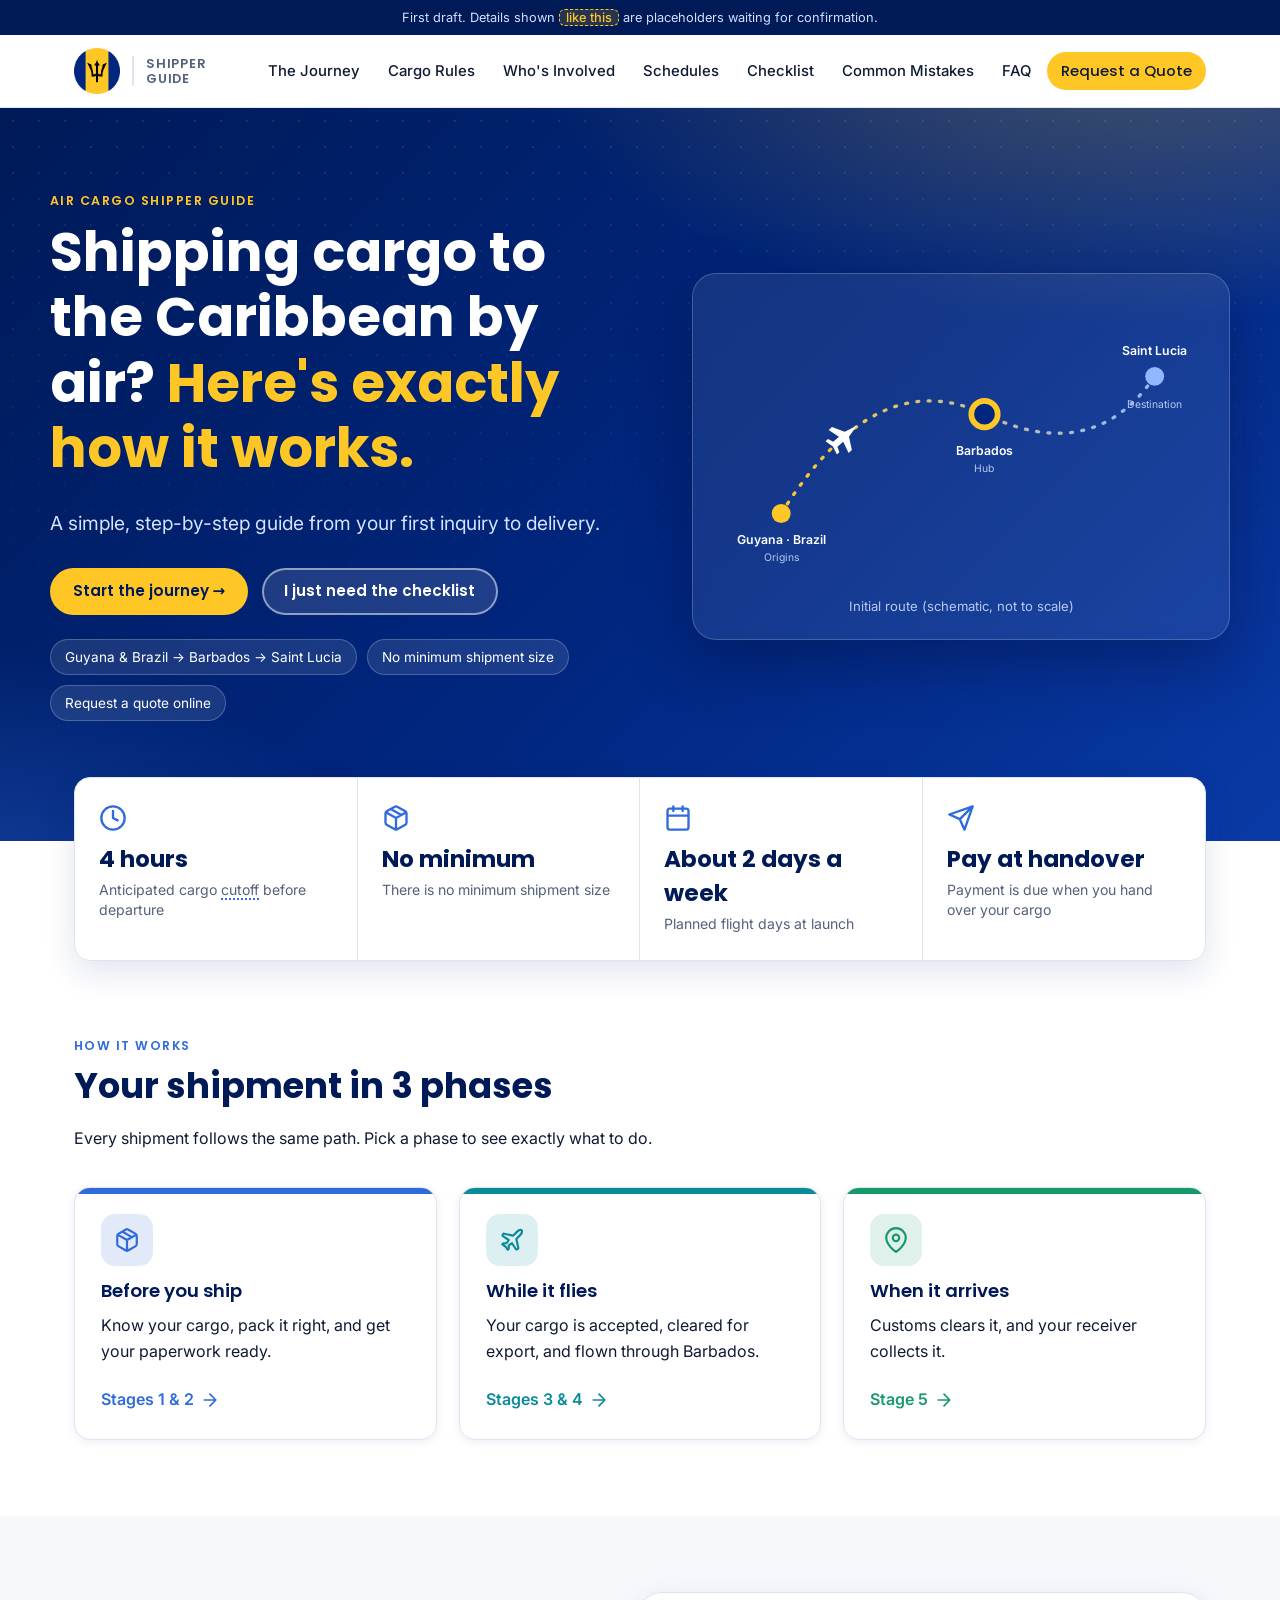
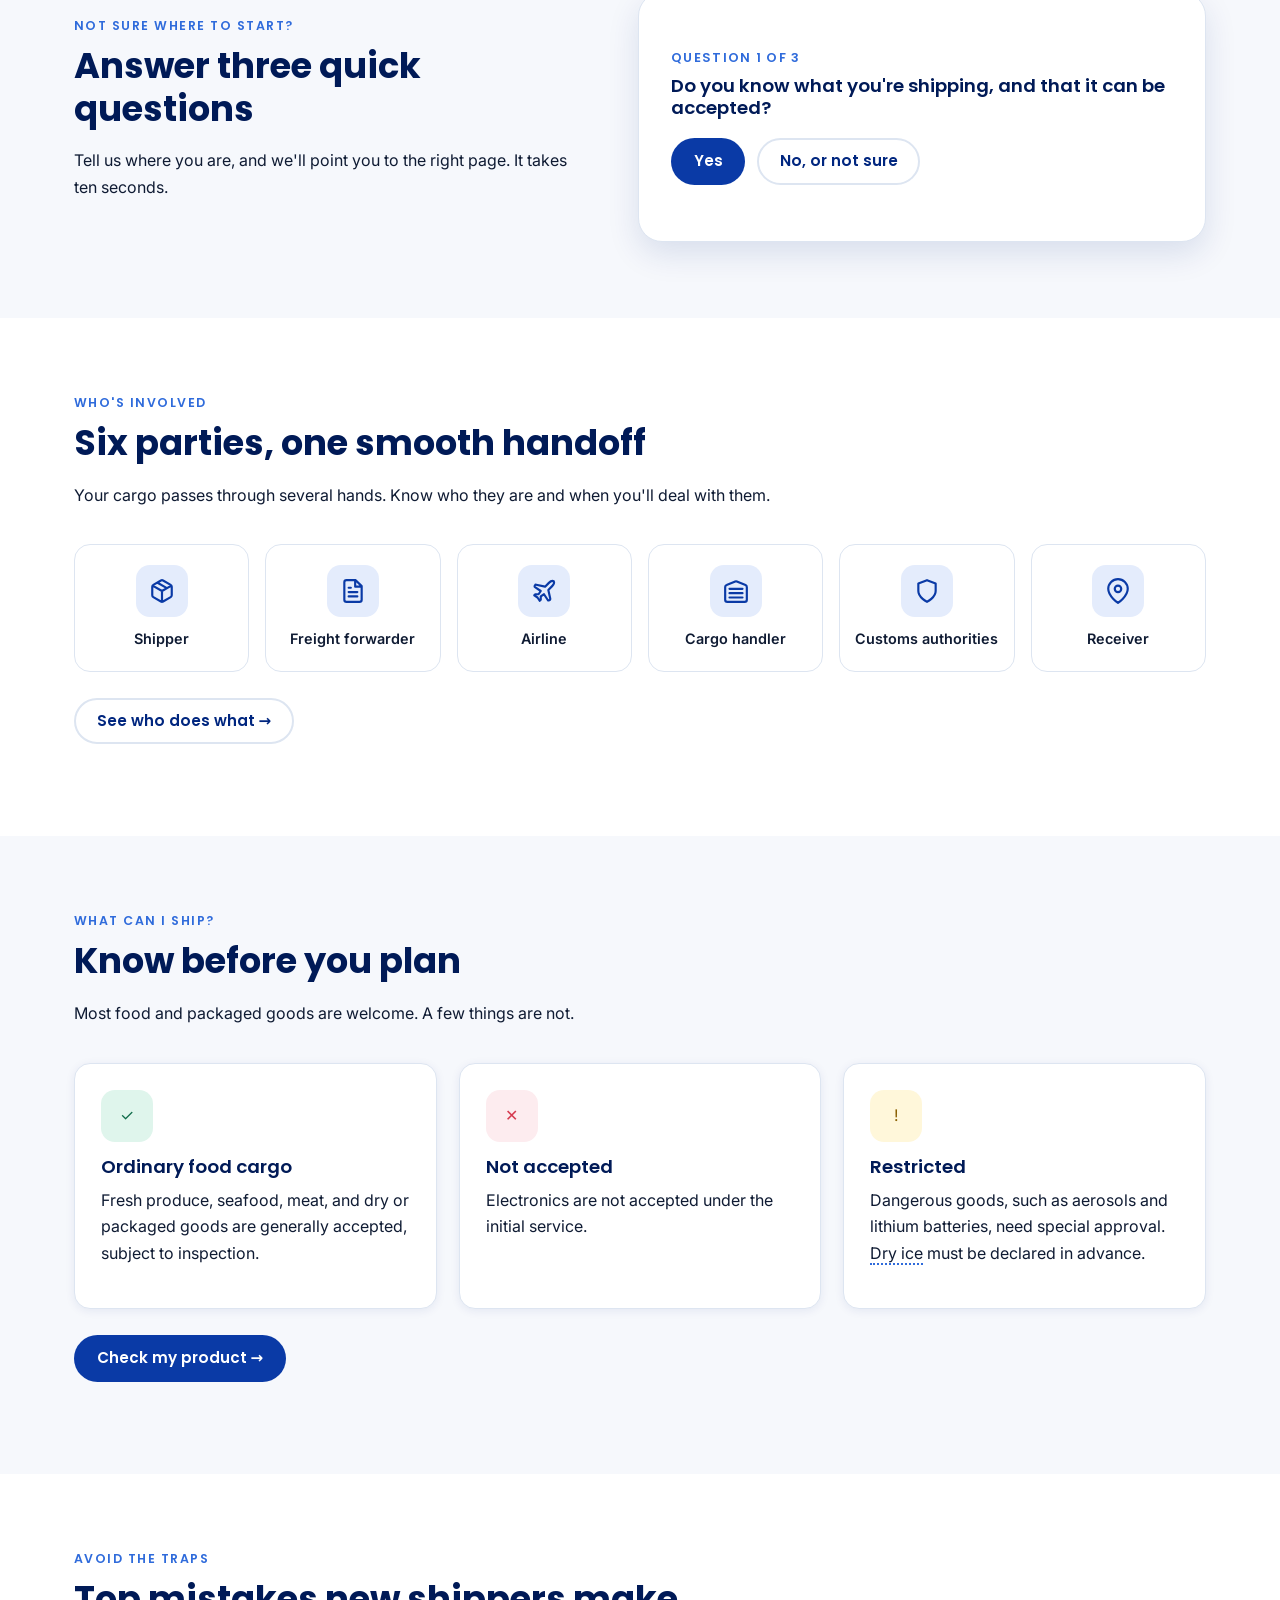
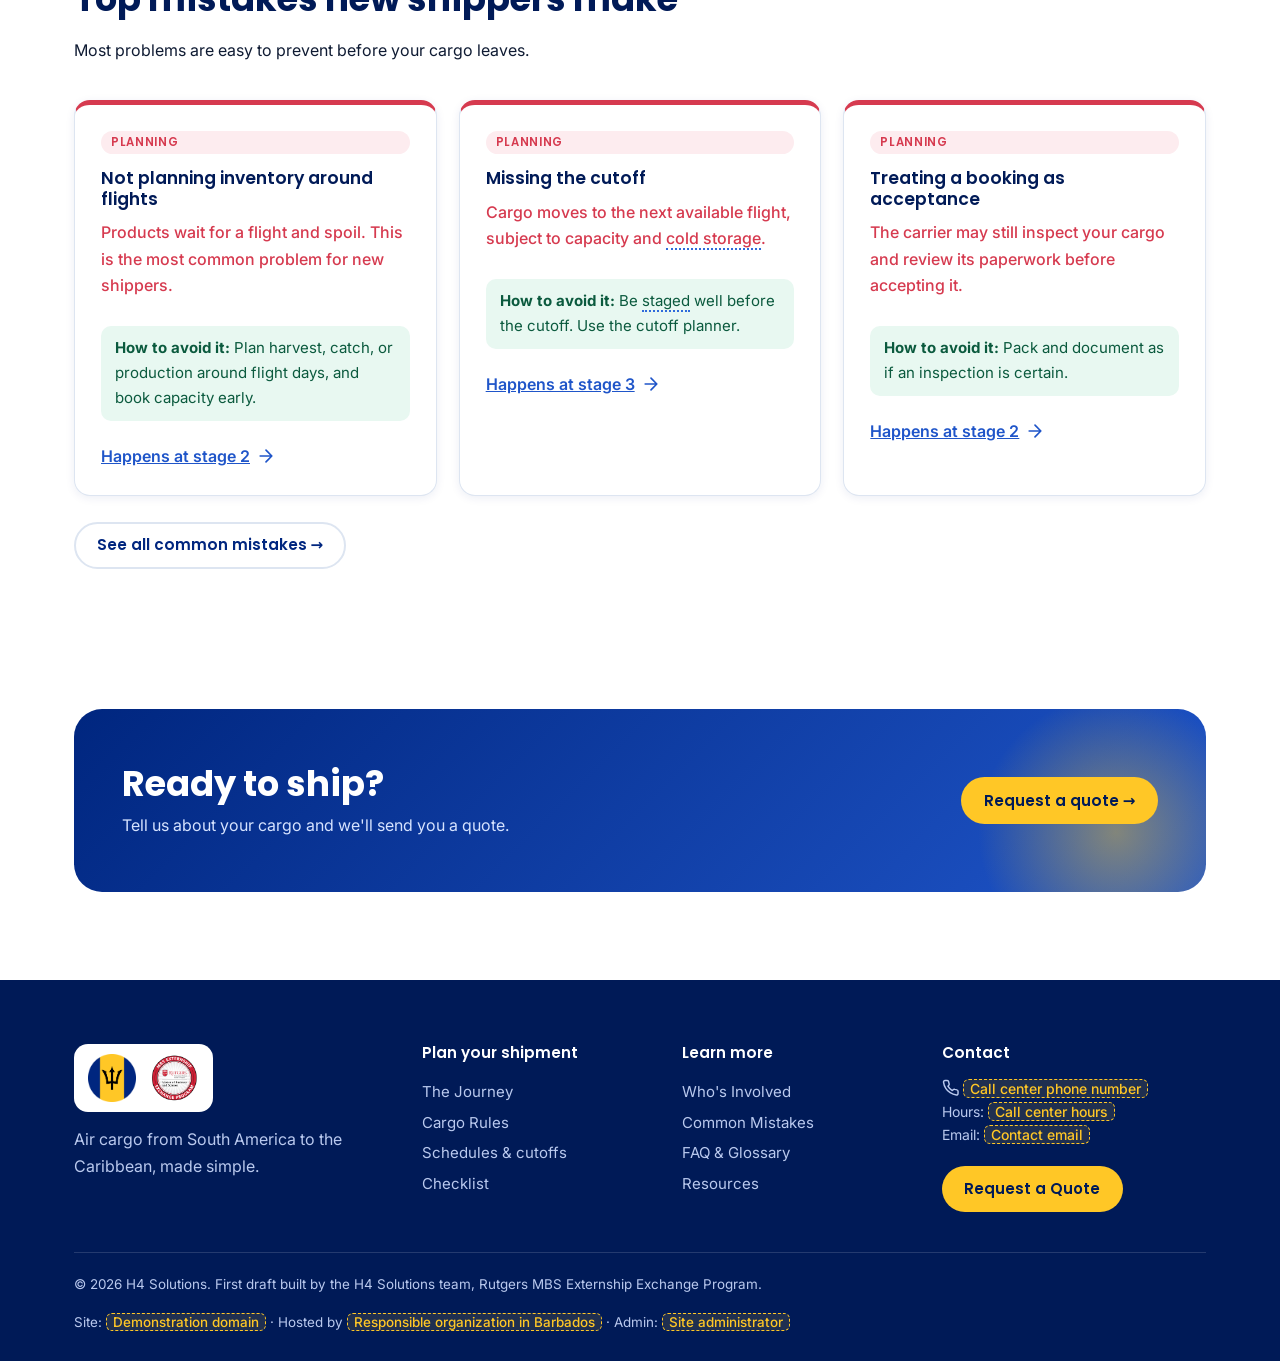
<file: index.html>
<!DOCTYPE html>
<html lang="en">
<head>
  <meta charset="utf-8">
  <meta name="viewport" content="width=device-width, initial-scale=1">
  <title>Air cargo to the Caribbean, made simple | H4 Solutions Shipper Guide</title>
  <meta name="description" content="A step-by-step guide to shipping cargo by air from South America through Barbados to the Caribbean.">
  <link rel="icon" href="assets/favicon.svg" type="image/svg+xml">
  <link rel="preconnect" href="https://fonts.googleapis.com">
  <link rel="preconnect" href="https://fonts.gstatic.com" crossorigin>
  <link href="https://fonts.googleapis.com/css2?family=Inter:wght@400;500;600&family=Poppins:wght@500;600;700&display=swap" rel="stylesheet">
  <link rel="stylesheet" href="css/styles.css">
</head>
<body data-page="home">
  <a href="#main" class="no-print" style="position:absolute;left:-9999px" onfocus="this.style.left='8px'">Skip to content</a>
  <div id="site-header"></div>
  <main id="main">

    <section class="hero">
      <div class="wrap hero-grid">
        <div>
          <span class="eyebrow" style="color:var(--gold)">Air cargo shipper guide</span>
          <h1>Shipping cargo to the Caribbean by air? <em>Here's exactly how it works.</em></h1>
          <p class="lead">A simple, step-by-step guide from your first inquiry to delivery.</p>
          <div class="hero-actions">
            <a class="btn btn-gold" href="journey.html">Start the journey &rarr;</a>
            <a class="btn btn-light" href="checklist.html">I just need the checklist</a>
          </div>
          <ul class="hero-tags">
            <li>Guyana &amp; Brazil &rarr; Barbados &rarr; Saint Lucia</li>
            <li>No minimum shipment size</li>
            <li>Request a quote online</li>
          </ul>
        </div>
        <figure class="hero-card" style="margin:0">
          <div data-route></div>
          <figcaption>Initial route (schematic, not to scale)</figcaption>
        </figure>
      </div>
    </section>

    <div class="wrap"><div class="facts" id="home-facts"></div></div>

    <section class="section">
      <div class="wrap">
        <div class="section-head"><span class="eyebrow">How it works</span><h2>Your shipment in 3 phases</h2><p>Every shipment follows the same path. Pick a phase to see exactly what to do.</p></div>
        <div class="grid g3" id="home-phases"></div>
      </div>
    </section>

    <section class="section alt">
      <div class="wrap split">
        <div class="reveal">
          <span class="eyebrow">Not sure where to start?</span>
          <h2>Answer three quick questions</h2>
          <p>Tell us where you are, and we'll point you to the right page. It takes ten seconds.</p>
        </div>
        <div class="helper reveal" id="helper" aria-live="polite"></div>
      </div>
    </section>

    <section class="section">
      <div class="wrap">
        <div class="section-head"><span class="eyebrow">Who's involved</span><h2>Six parties, one smooth handoff</h2><p>Your cargo passes through several hands. Know who they are and when you'll deal with them.</p></div>
        <div class="who-strip" id="home-who"></div>
        <p style="margin-top:26px"><a class="btn btn-ghost" href="who.html">See who does what &rarr;</a></p>
      </div>
    </section>

    <section class="section alt">
      <div class="wrap">
        <div class="section-head"><span class="eyebrow">What can I ship?</span><h2>Know before you plan</h2><p>Most food and packaged goods are welcome. A few things are not.</p></div>
        <div class="grid g3">
          <div class="card reveal"><span class="icon-badge" style="background:#dff5ec;color:#0e6b49">&#10003;</span><h3 style="margin-top:14px">Ordinary food cargo</h3><p>Fresh produce, seafood, meat, and dry or packaged goods are generally accepted, subject to inspection.</p></div>
          <div class="card reveal"><span class="icon-badge" style="background:#fdecef;color:#d63a4f">&#10005;</span><h3 style="margin-top:14px">Not accepted</h3><p>Electronics are not accepted under the initial service.</p></div>
          <div class="card reveal"><span class="icon-badge" style="background:#fff7da;color:#8a5f00">!</span><h3 style="margin-top:14px">Restricted</h3><p>Dangerous goods, such as aerosols and lithium batteries, need special approval. Dry ice must be declared in advance.</p></div>
        </div>
        <p style="margin-top:26px"><a class="btn btn-primary" href="cargo.html#checker">Check my product &rarr;</a></p>
      </div>
    </section>

    <section class="section">
      <div class="wrap">
        <div class="section-head"><span class="eyebrow">Avoid the traps</span><h2>Top mistakes new shippers make</h2><p>Most problems are easy to prevent before your cargo leaves.</p></div>
        <div class="grid g3" id="home-mistakes"></div>
        <p style="margin-top:26px"><a class="btn btn-ghost" href="mistakes.html">See all common mistakes &rarr;</a></p>
      </div>
    </section>

    <section class="section tight">
      <div class="wrap">
        <div class="cta-band">
          <div><h2>Ready to ship?</h2><p>Tell us about your cargo and we'll send you a quote.</p></div>
          <a class="btn btn-gold" href="quote.html">Request a quote &rarr;</a>
        </div>
      </div>
    </section>
  </main>
  <div id="site-footer"></div>
  <script src="js/config.js"></script>
  <script src="js/content.js"></script>
  <script src="js/app.js"></script>
</body>
</html>
</file>
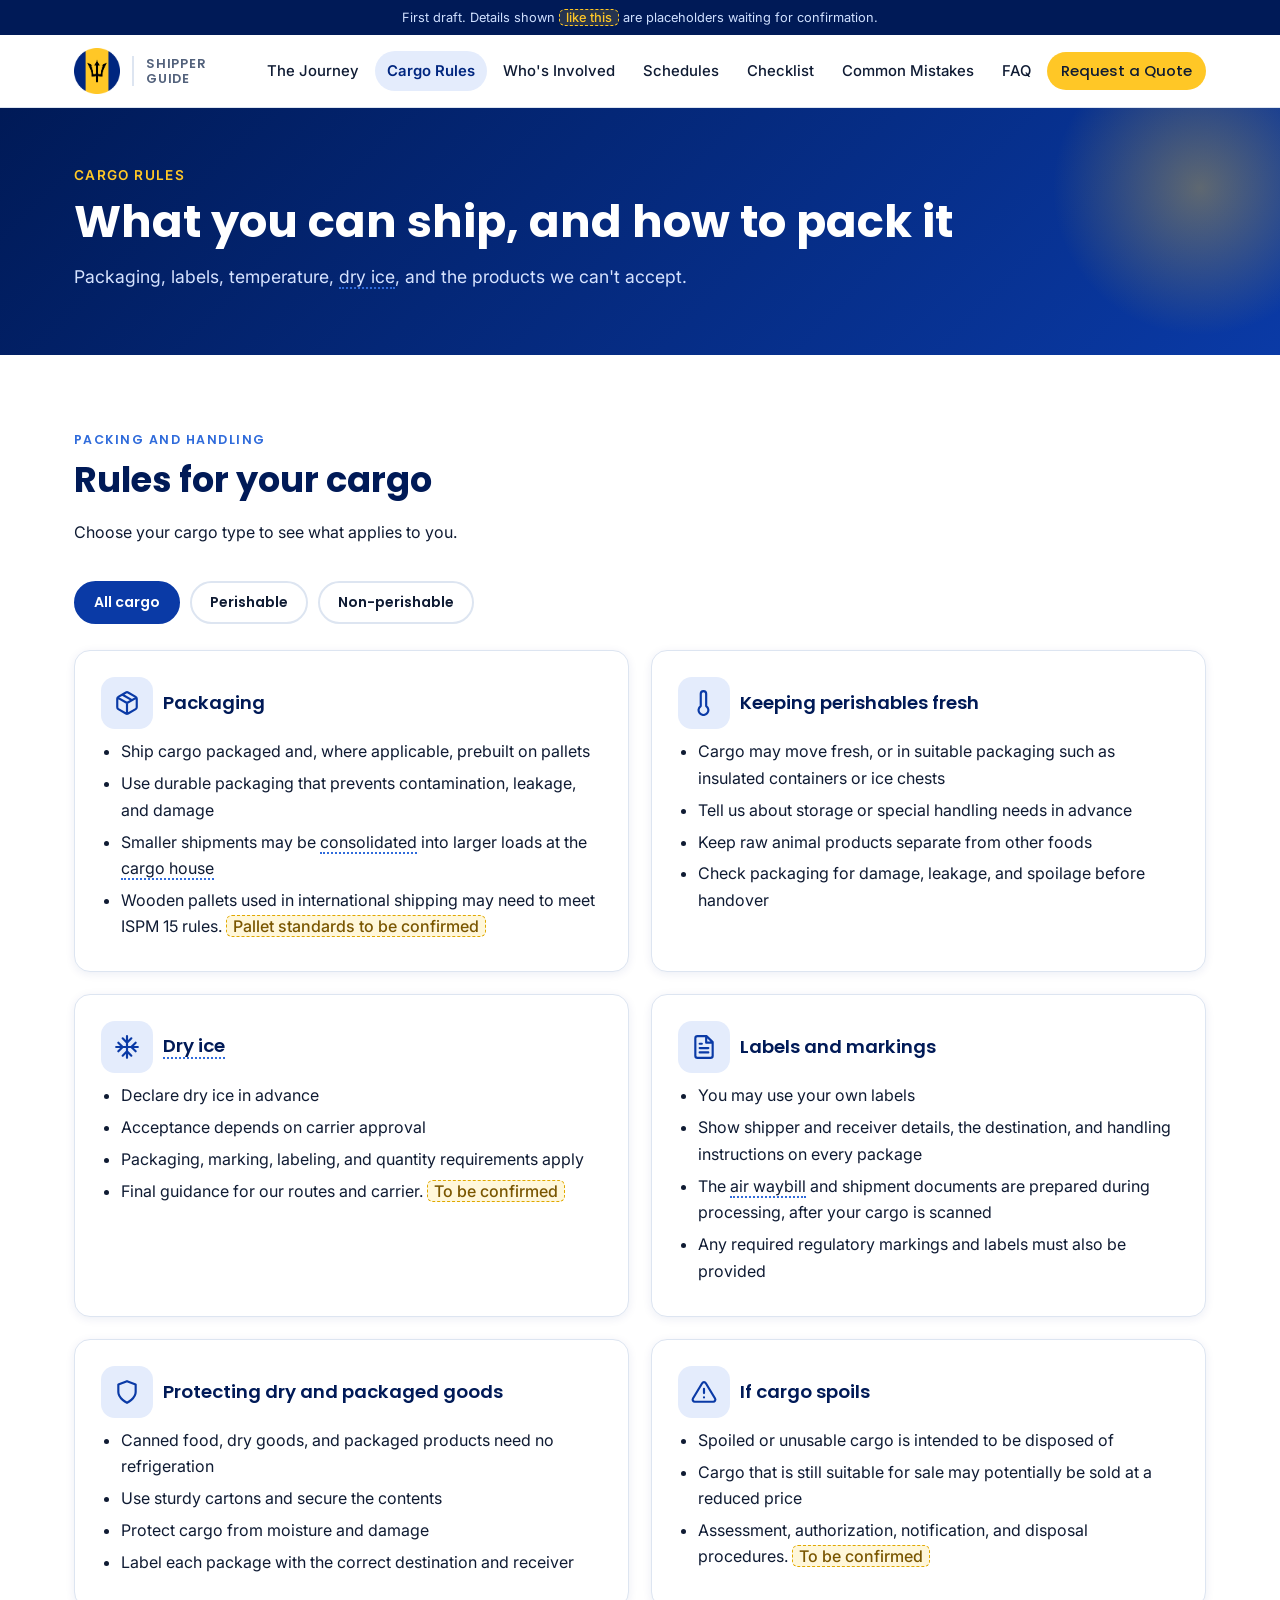
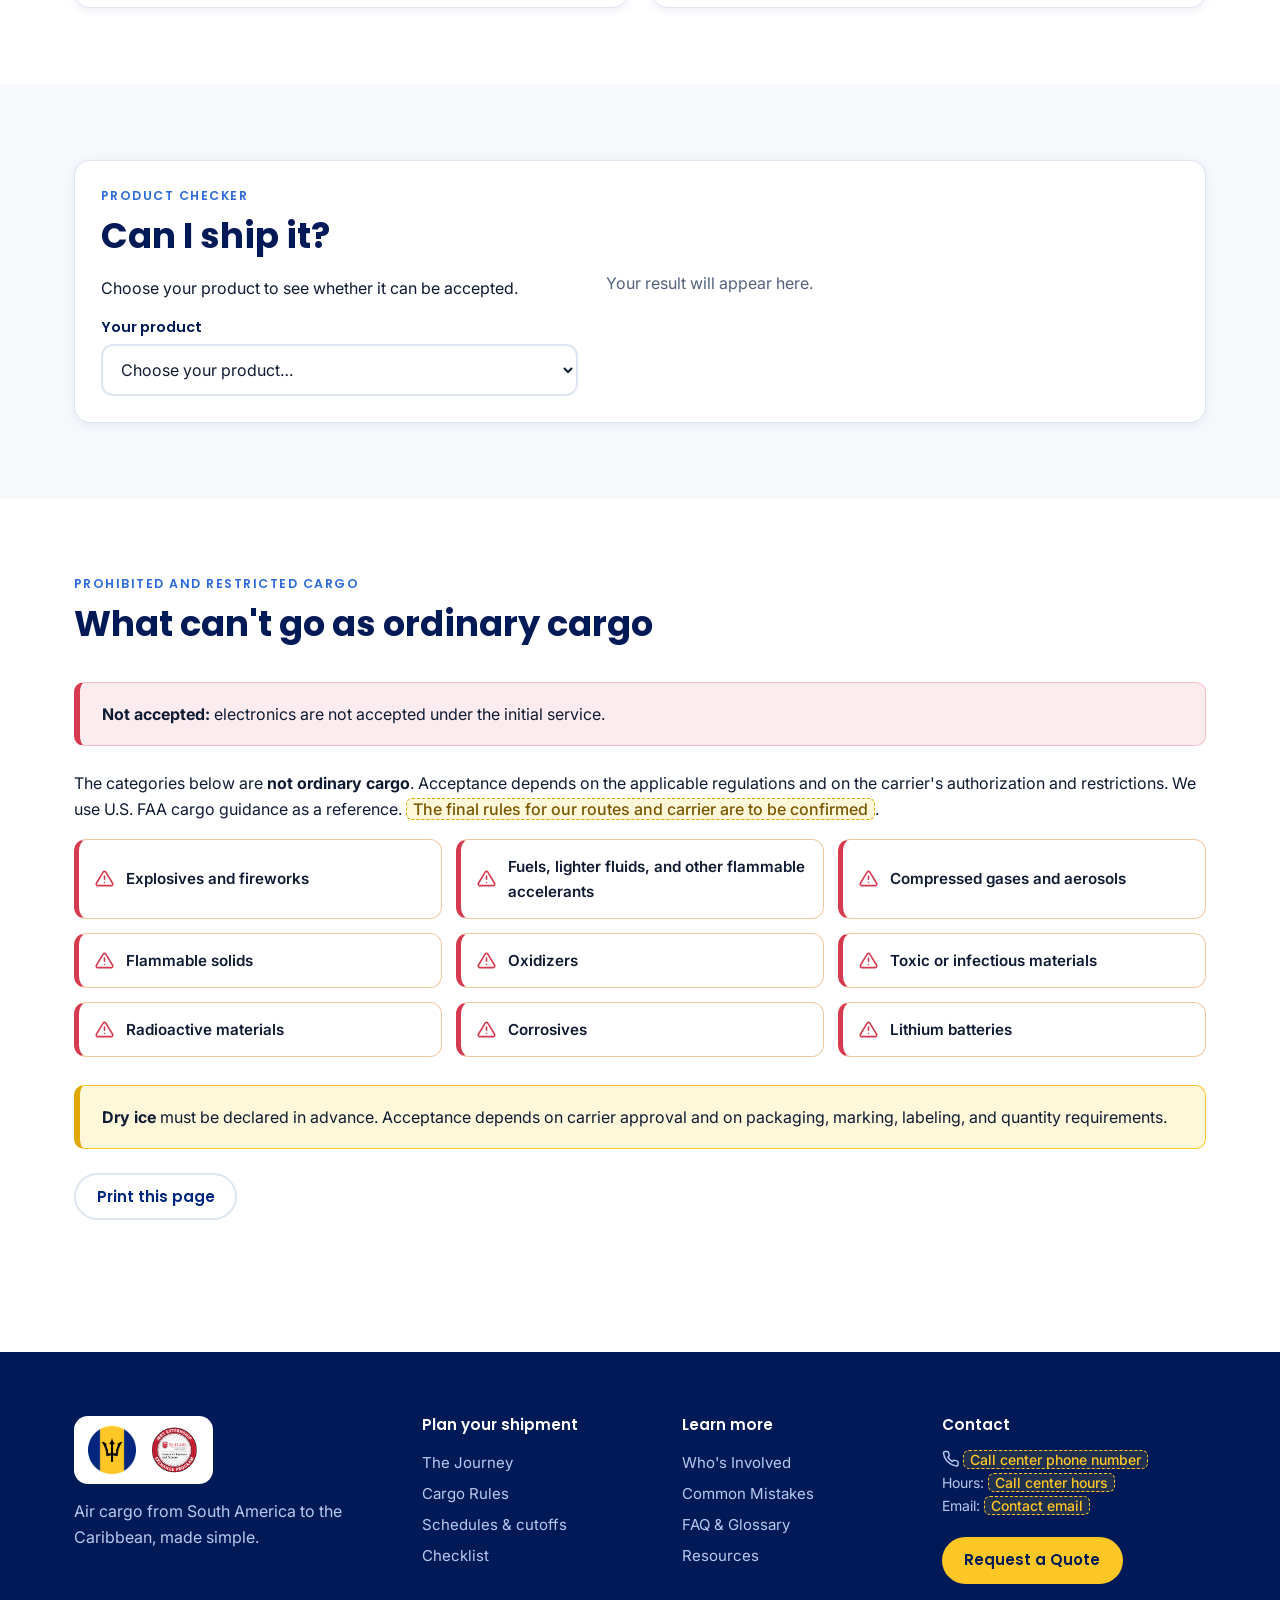
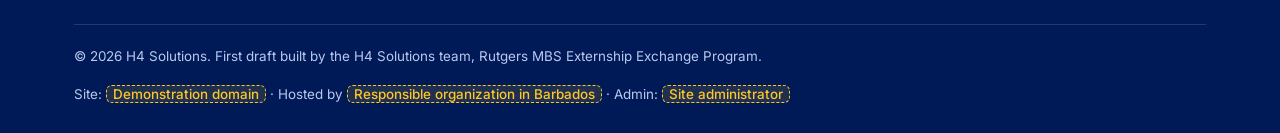
<file: cargo.html>
<!DOCTYPE html>
<html lang="en">
<head>
  <meta charset="utf-8">
  <meta name="viewport" content="width=device-width, initial-scale=1">
  <title>Cargo Rules | H4 Solutions Shipper Guide</title>
  <meta name="description" content="Packaging, labeling, dry ice, and what can and can't be shipped.">
  <link rel="icon" href="assets/favicon.svg" type="image/svg+xml">
  <link rel="preconnect" href="https://fonts.googleapis.com">
  <link rel="preconnect" href="https://fonts.gstatic.com" crossorigin>
  <link href="https://fonts.googleapis.com/css2?family=Inter:wght@400;500;600&family=Poppins:wght@500;600;700&display=swap" rel="stylesheet">
  <link rel="stylesheet" href="css/styles.css">
</head>
<body data-page="cargo">
  <a href="#main" class="no-print" style="position:absolute;left:-9999px" onfocus="this.style.left='8px'">Skip to content</a>
  <div id="site-header"></div>
  <main id="main">
  <section class="page-hero"><div class="wrap"><div class="crumb">Cargo rules</div><h1>What you can ship, and how to pack it</h1><p>Packaging, labels, temperature, dry ice, and the products we can't accept.</p></div></section>

    <section class="section">
      <div class="wrap">
        <div class="section-head"><span class="eyebrow">Packing and handling</span><h2>Rules for your cargo</h2><p>Choose your cargo type to see what applies to you.</p></div>
        <div class="chip-row" id="cargo-filters" role="group" aria-label="Filter by cargo type"></div>
        <div class="grid g2" id="cargo-grid"></div>
      </div>
    </section>
    <section class="section alt" id="checker">
      <div class="wrap">
        <div class="card checker">
          <div><span class="eyebrow">Product checker</span><h2>Can I ship it?</h2><p>Choose your product to see whether it can be accepted.</p>
            <label class="lbl" for="checker-select">Your product</label><select id="checker-select"></select></div>
          <div id="checker-result" aria-live="polite"><p class="muted">Your result will appear here.</p></div>
        </div>
      </div>
    </section>
    <section class="section" id="restricted">
      <div class="wrap">
        <div class="section-head"><span class="eyebrow">Prohibited and restricted cargo</span><h2>What can't go as ordinary cargo</h2></div>
        <div class="callout red"><p><strong>Not accepted:</strong> electronics are not accepted under the initial service.</p></div>
        <p>The categories below are <strong>not ordinary cargo</strong>. Acceptance depends on the applicable regulations and on the carrier's authorization and restrictions. We use U.S. FAA cargo guidance as a reference. <span class="ph">The final rules for our routes and carrier are to be confirmed</span>.</p>
        <div class="restricted-grid" id="restricted-grid"></div>
        <div class="callout" style="margin-top:28px"><p><strong>Dry ice</strong> must be declared in advance. Acceptance depends on carrier approval and on packaging, marking, labeling, and quantity requirements.</p></div>
        <p class="no-print"><button class="btn btn-ghost" onclick="window.print()">Print this page</button></p>
      </div>
    </section>
  </main>
  <div id="site-footer"></div>
  <script src="js/config.js"></script>
  <script src="js/content.js"></script>
  <script src="js/app.js"></script>
</body>
</html>
</file>
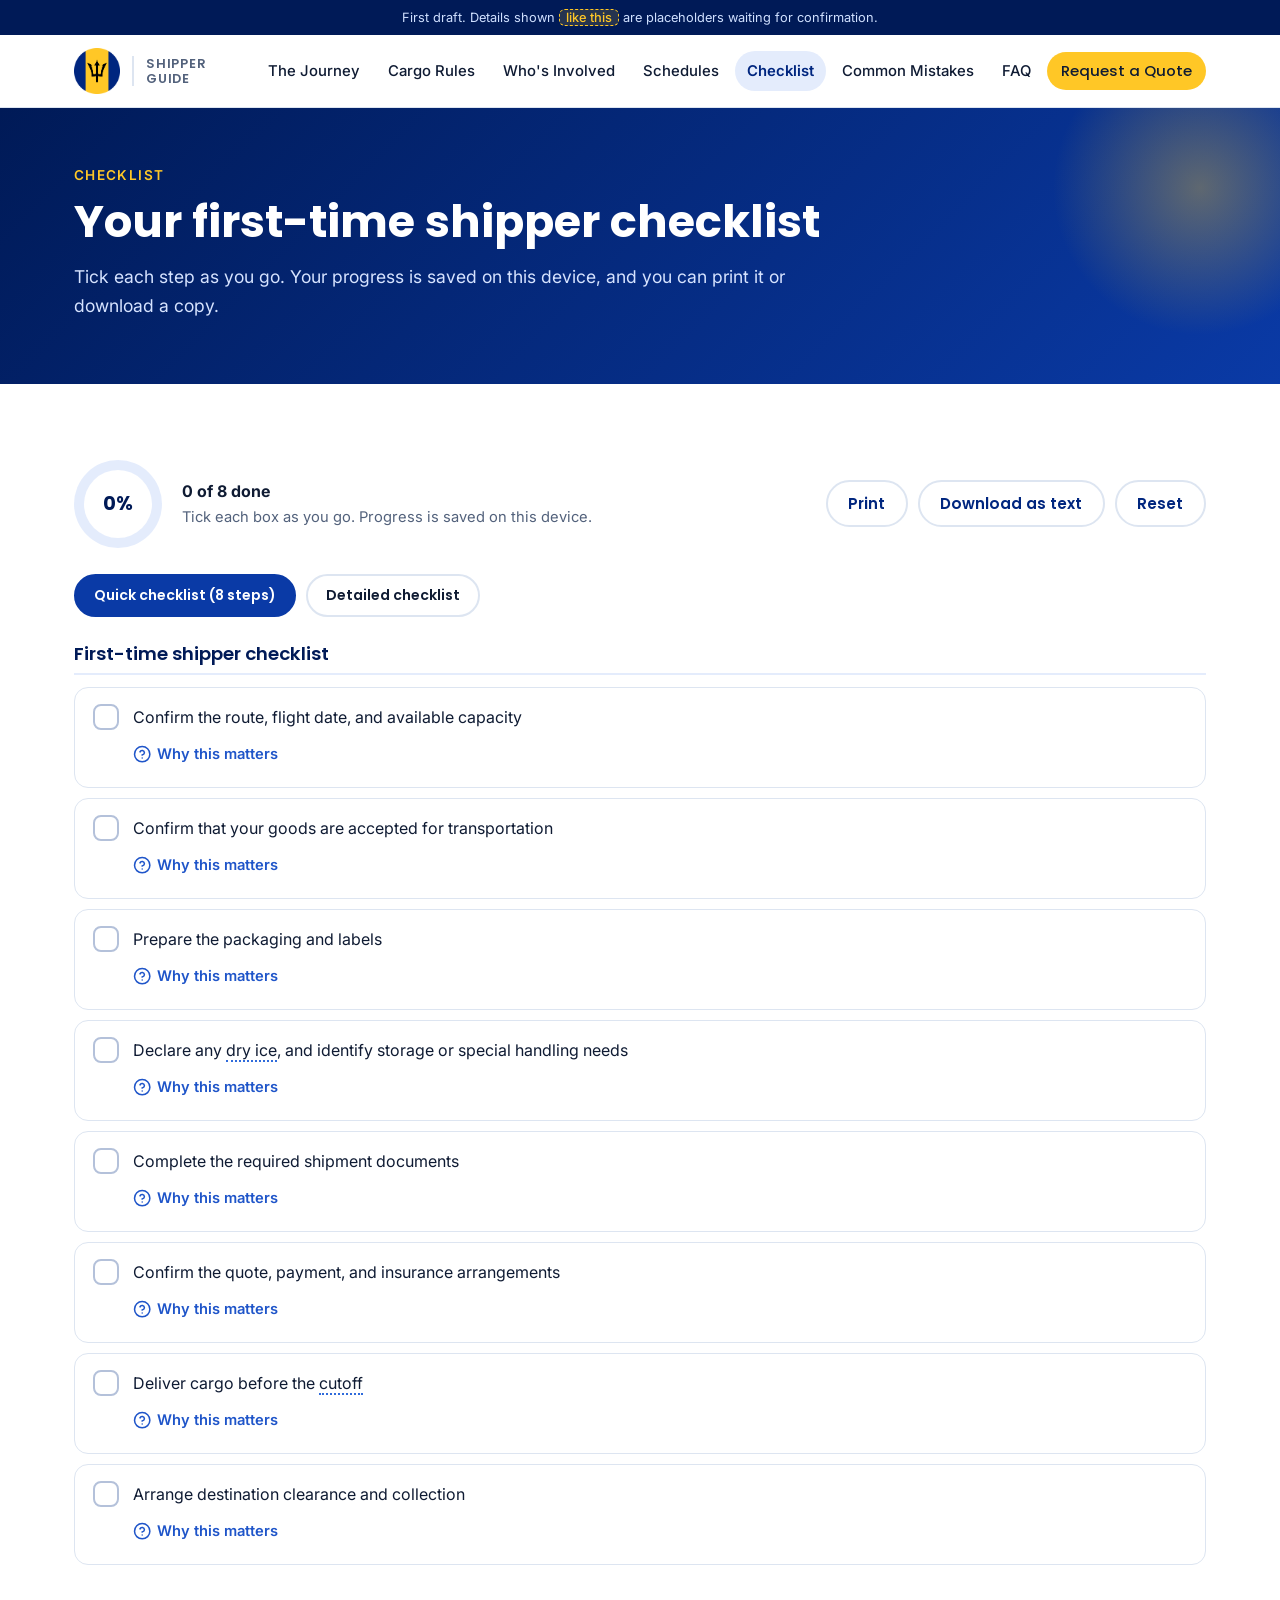
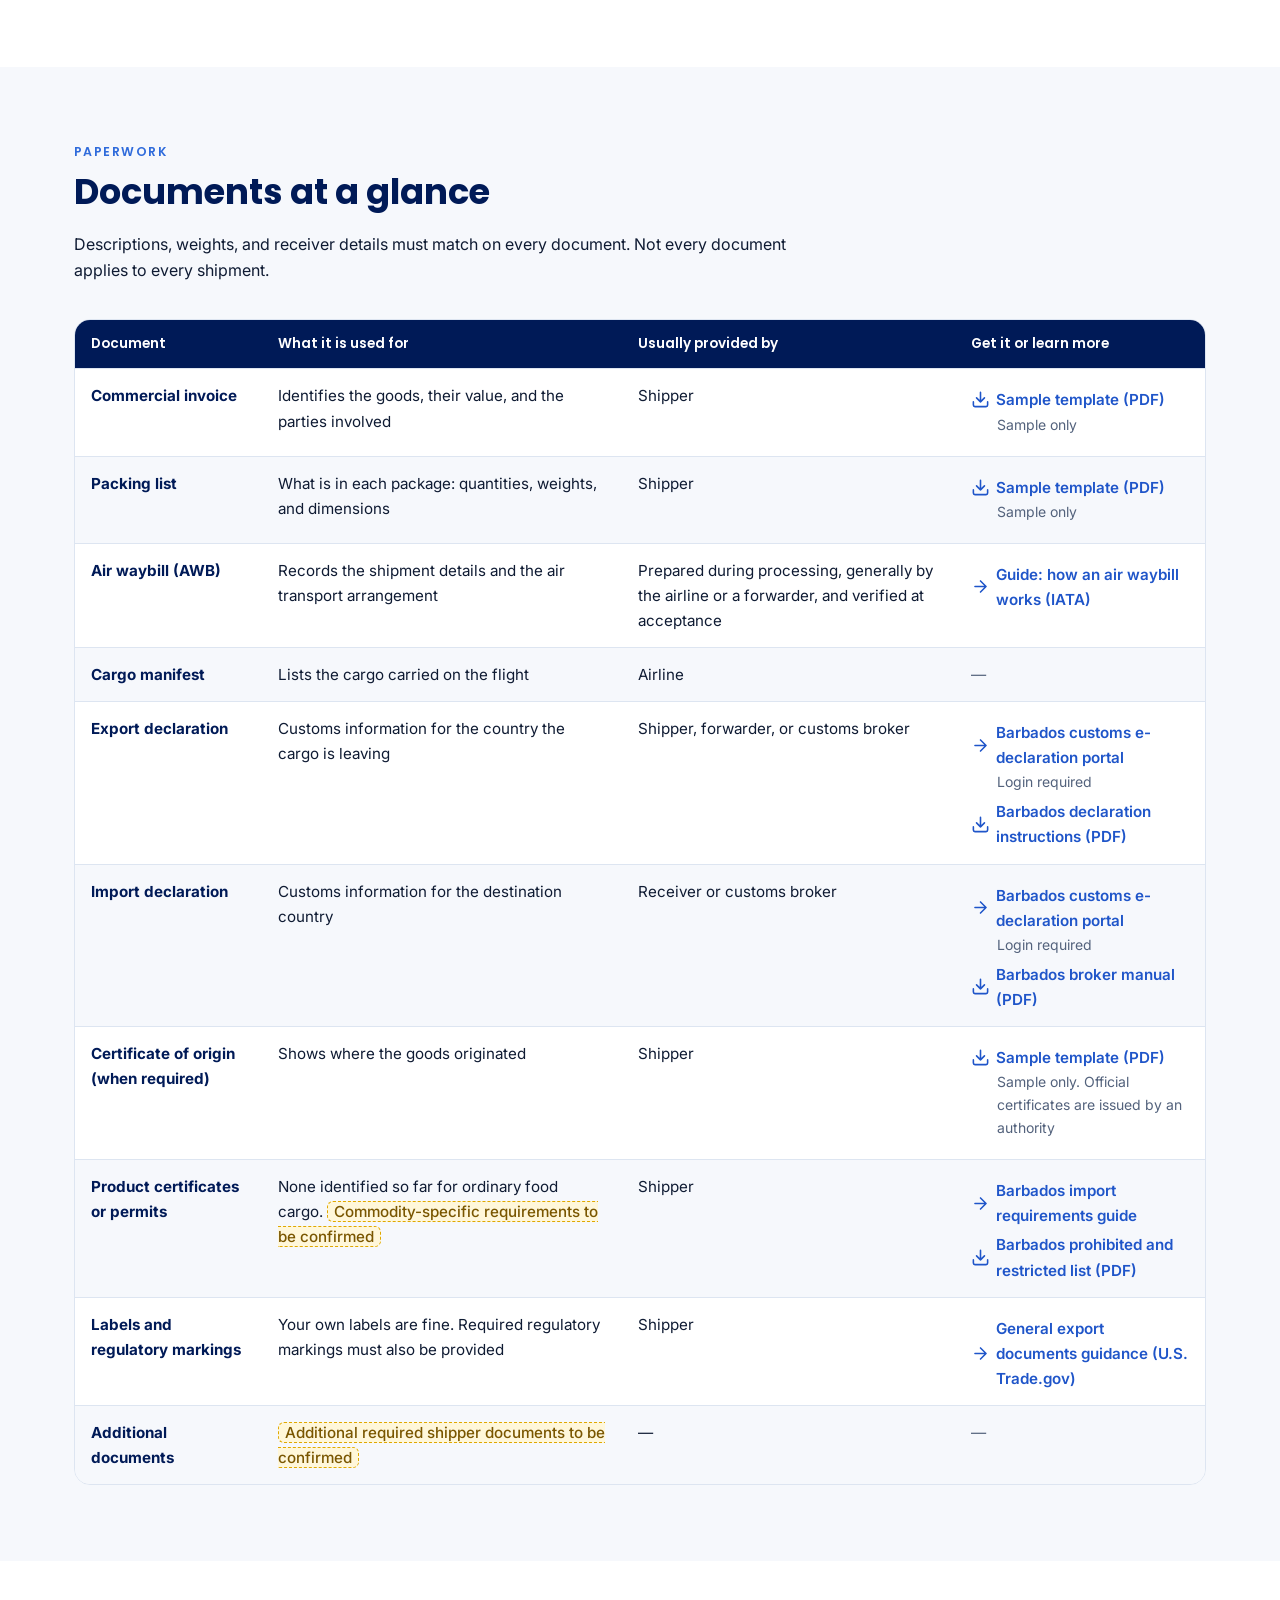
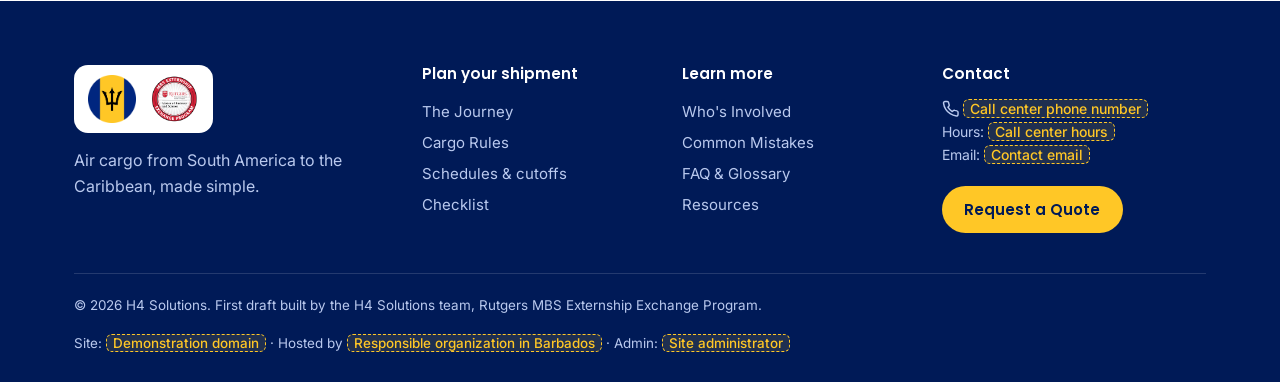
<file: checklist.html>
<!DOCTYPE html>
<html lang="en">
<head>
  <meta charset="utf-8">
  <meta name="viewport" content="width=device-width, initial-scale=1">
  <title>Shipper Checklist | H4 Solutions Shipper Guide</title>
  <meta name="description" content="A tick-box checklist for first-time shippers, with a documents guide.">
  <link rel="icon" href="assets/favicon.svg" type="image/svg+xml">
  <link rel="preconnect" href="https://fonts.googleapis.com">
  <link rel="preconnect" href="https://fonts.gstatic.com" crossorigin>
  <link href="https://fonts.googleapis.com/css2?family=Inter:wght@400;500;600&family=Poppins:wght@500;600;700&display=swap" rel="stylesheet">
  <link rel="stylesheet" href="css/styles.css">
</head>
<body data-page="checklist">
  <a href="#main" class="no-print" style="position:absolute;left:-9999px" onfocus="this.style.left='8px'">Skip to content</a>
  <div id="site-header"></div>
  <main id="main">
  <section class="page-hero"><div class="wrap"><div class="crumb">Checklist</div><h1>Your first-time shipper checklist</h1><p>Tick each step as you go. Your progress is saved on this device, and you can print it or download a copy.</p></div></section>

    <section class="section">
      <div class="wrap">
        <div class="cl-top">
          <div class="cl-progress" id="cl-progress"></div>
          <div class="cl-controls no-print">
            <button class="btn btn-ghost" id="cl-print">Print</button>
            <button class="btn btn-ghost" id="cl-download">Download as text</button>
            <button class="btn btn-ghost" id="cl-reset">Reset</button>
          </div>
        </div>
        <div class="chip-row no-print" id="cl-tabs" role="group" aria-label="Checklist type"></div>
        <div id="cl-list"></div>
      </div>
    </section>
    <section class="section alt" id="documents">
      <div class="wrap">
        <div class="section-head"><span class="eyebrow">Paperwork</span><h2>Documents at a glance</h2><p>Descriptions, weights, and receiver details must match on every document. Not every document applies to every shipment.</p></div>
        <div class="table-wrap"><table id="doc-table"></table></div>
      </div>
    </section>
  </main>
  <div id="site-footer"></div>
  <script src="js/config.js"></script>
  <script src="js/content.js"></script>
  <script src="js/app.js"></script>
</body>
</html>
</file>
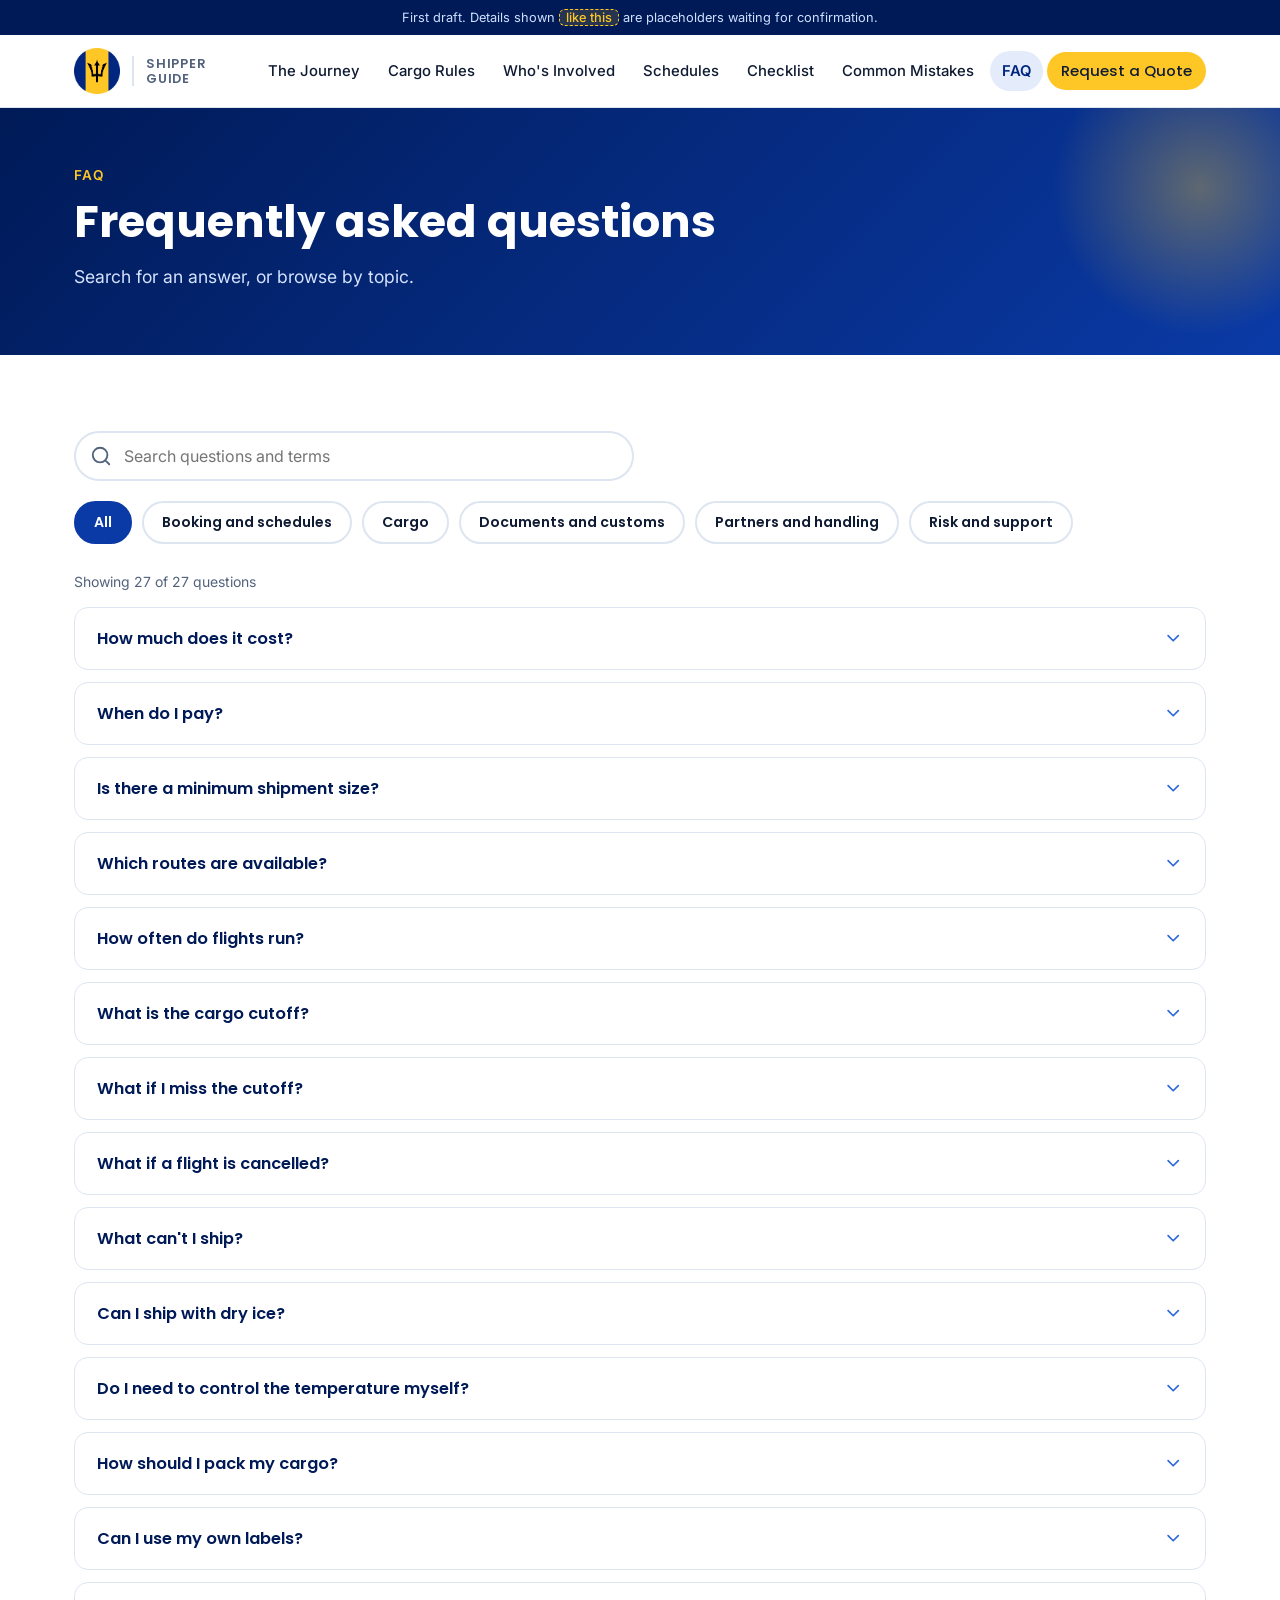
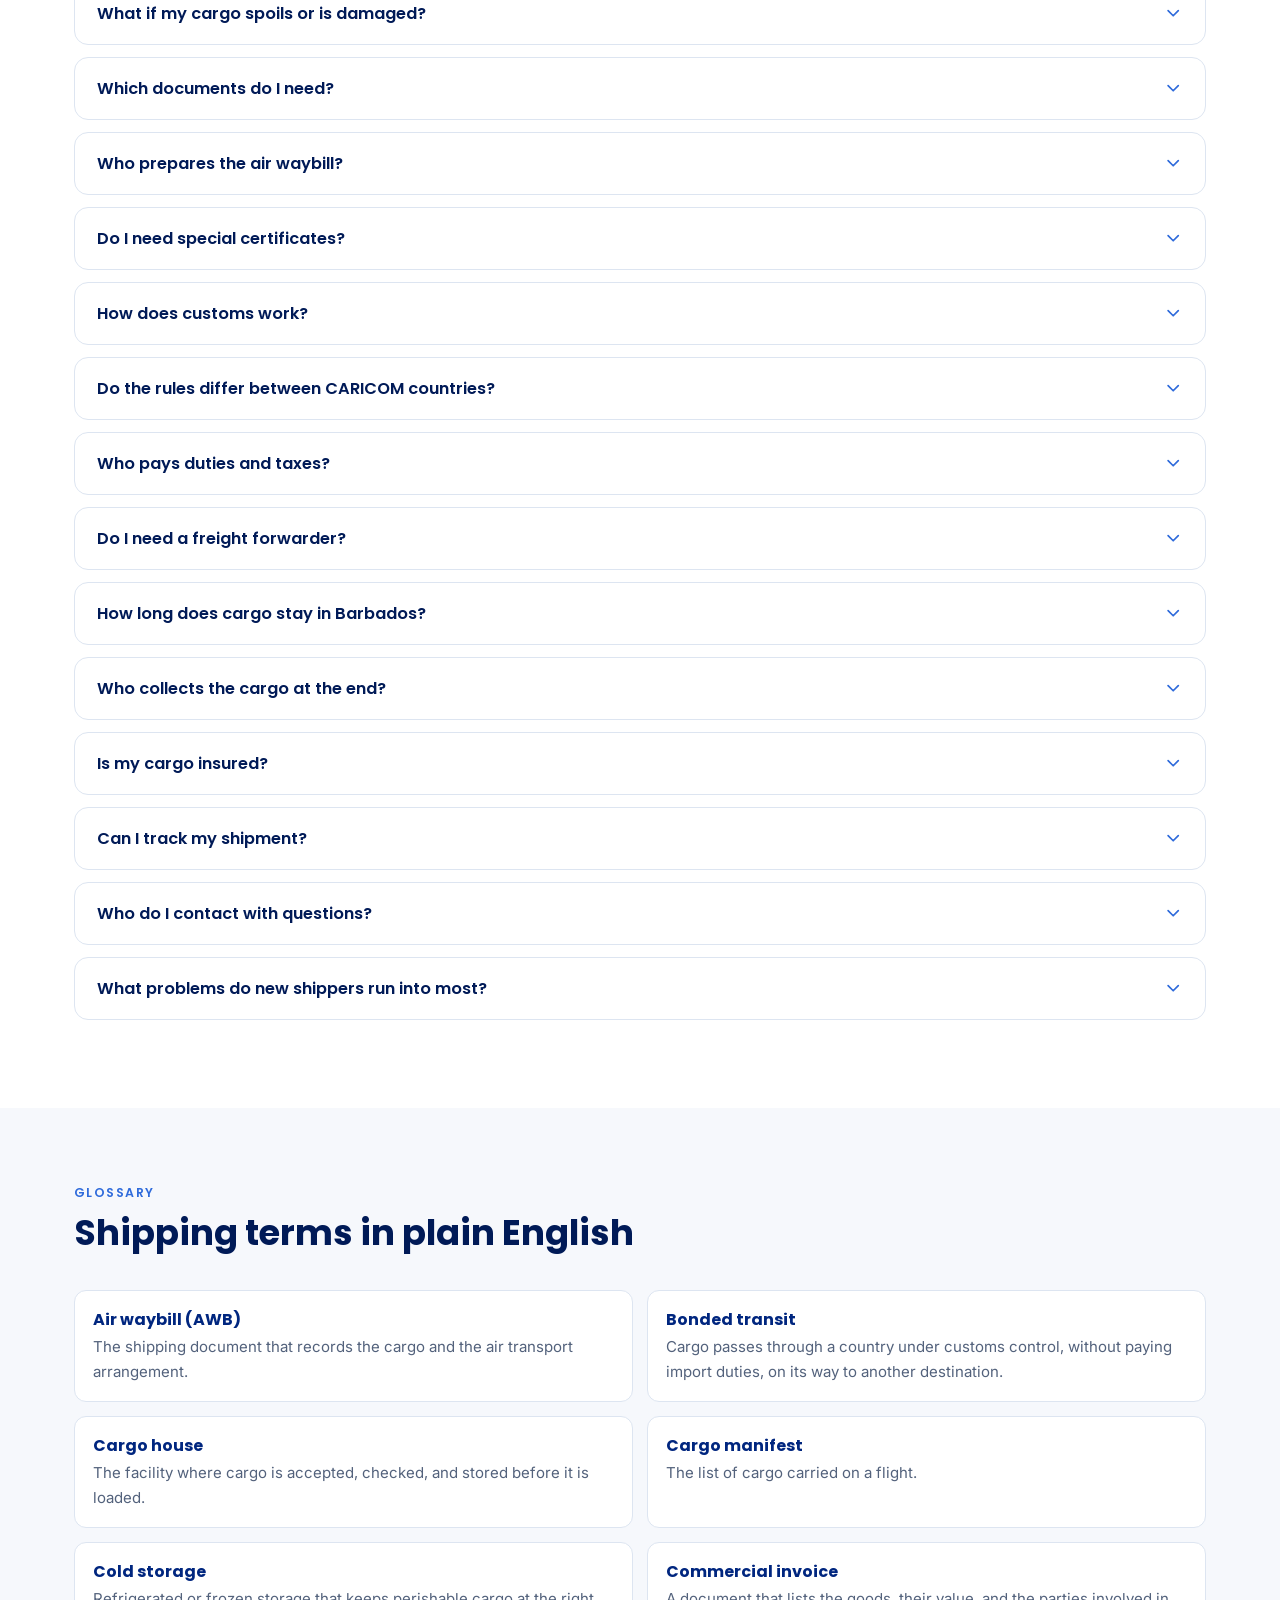
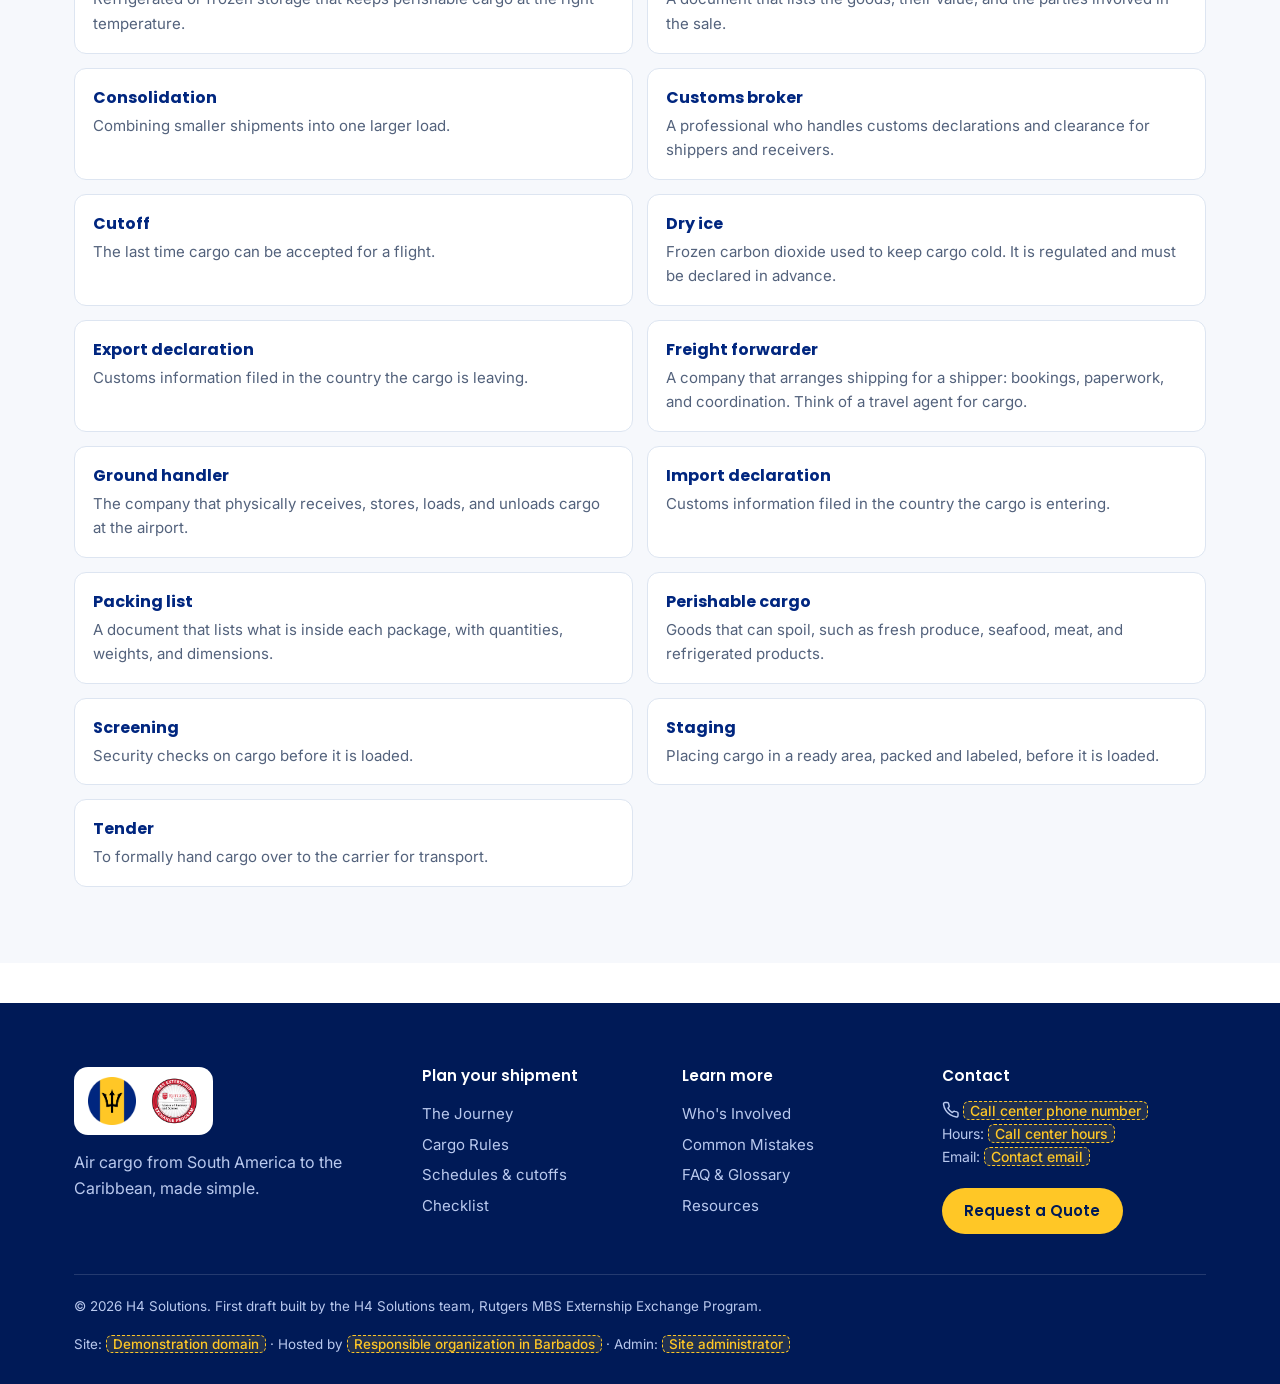
<file: faq.html>
<!DOCTYPE html>
<html lang="en">
<head>
  <meta charset="utf-8">
  <meta name="viewport" content="width=device-width, initial-scale=1">
  <title>FAQ & Glossary | H4 Solutions Shipper Guide</title>
  <meta name="description" content="Answers to common questions about shipping cargo by air, plus a glossary.">
  <link rel="icon" href="assets/favicon.svg" type="image/svg+xml">
  <link rel="preconnect" href="https://fonts.googleapis.com">
  <link rel="preconnect" href="https://fonts.gstatic.com" crossorigin>
  <link href="https://fonts.googleapis.com/css2?family=Inter:wght@400;500;600&family=Poppins:wght@500;600;700&display=swap" rel="stylesheet">
  <link rel="stylesheet" href="css/styles.css">
</head>
<body data-page="faq">
  <a href="#main" class="no-print" style="position:absolute;left:-9999px" onfocus="this.style.left='8px'">Skip to content</a>
  <div id="site-header"></div>
  <main id="main">
  <section class="page-hero"><div class="wrap"><div class="crumb">FAQ</div><h1>Frequently asked questions</h1><p>Search for an answer, or browse by topic.</p></div></section>

    <section class="section">
      <div class="wrap">
        <div class="search-box"><svg class="icon" viewBox="0 0 24 24" fill="none" stroke="currentColor" stroke-width="2" stroke-linecap="round" stroke-linejoin="round" aria-hidden="true"><path d="M11 3a8 8 0 1 0 0 16 8 8 0 0 0 0-16z M21 21l-4.3-4.3"/></svg><input type="search" id="f-search" placeholder="Search questions and terms" aria-label="Search questions and terms"></div>
        <div class="chip-row" id="f-filters" role="group" aria-label="Filter by topic"></div>
        <p class="muted small" id="f-count" aria-live="polite"></p>
        <div id="f-list"></div>
      </div>
    </section>
    <section class="section alt no-gloss" id="glossary">
      <div class="wrap">
        <div class="section-head"><span class="eyebrow">Glossary</span><h2>Shipping terms in plain English</h2></div>
        <div class="gloss-grid" id="g-list"></div>
      </div>
    </section>
  </main>
  <div id="site-footer"></div>
  <script src="js/config.js"></script>
  <script src="js/content.js"></script>
  <script src="js/app.js"></script>
</body>
</html>
</file>
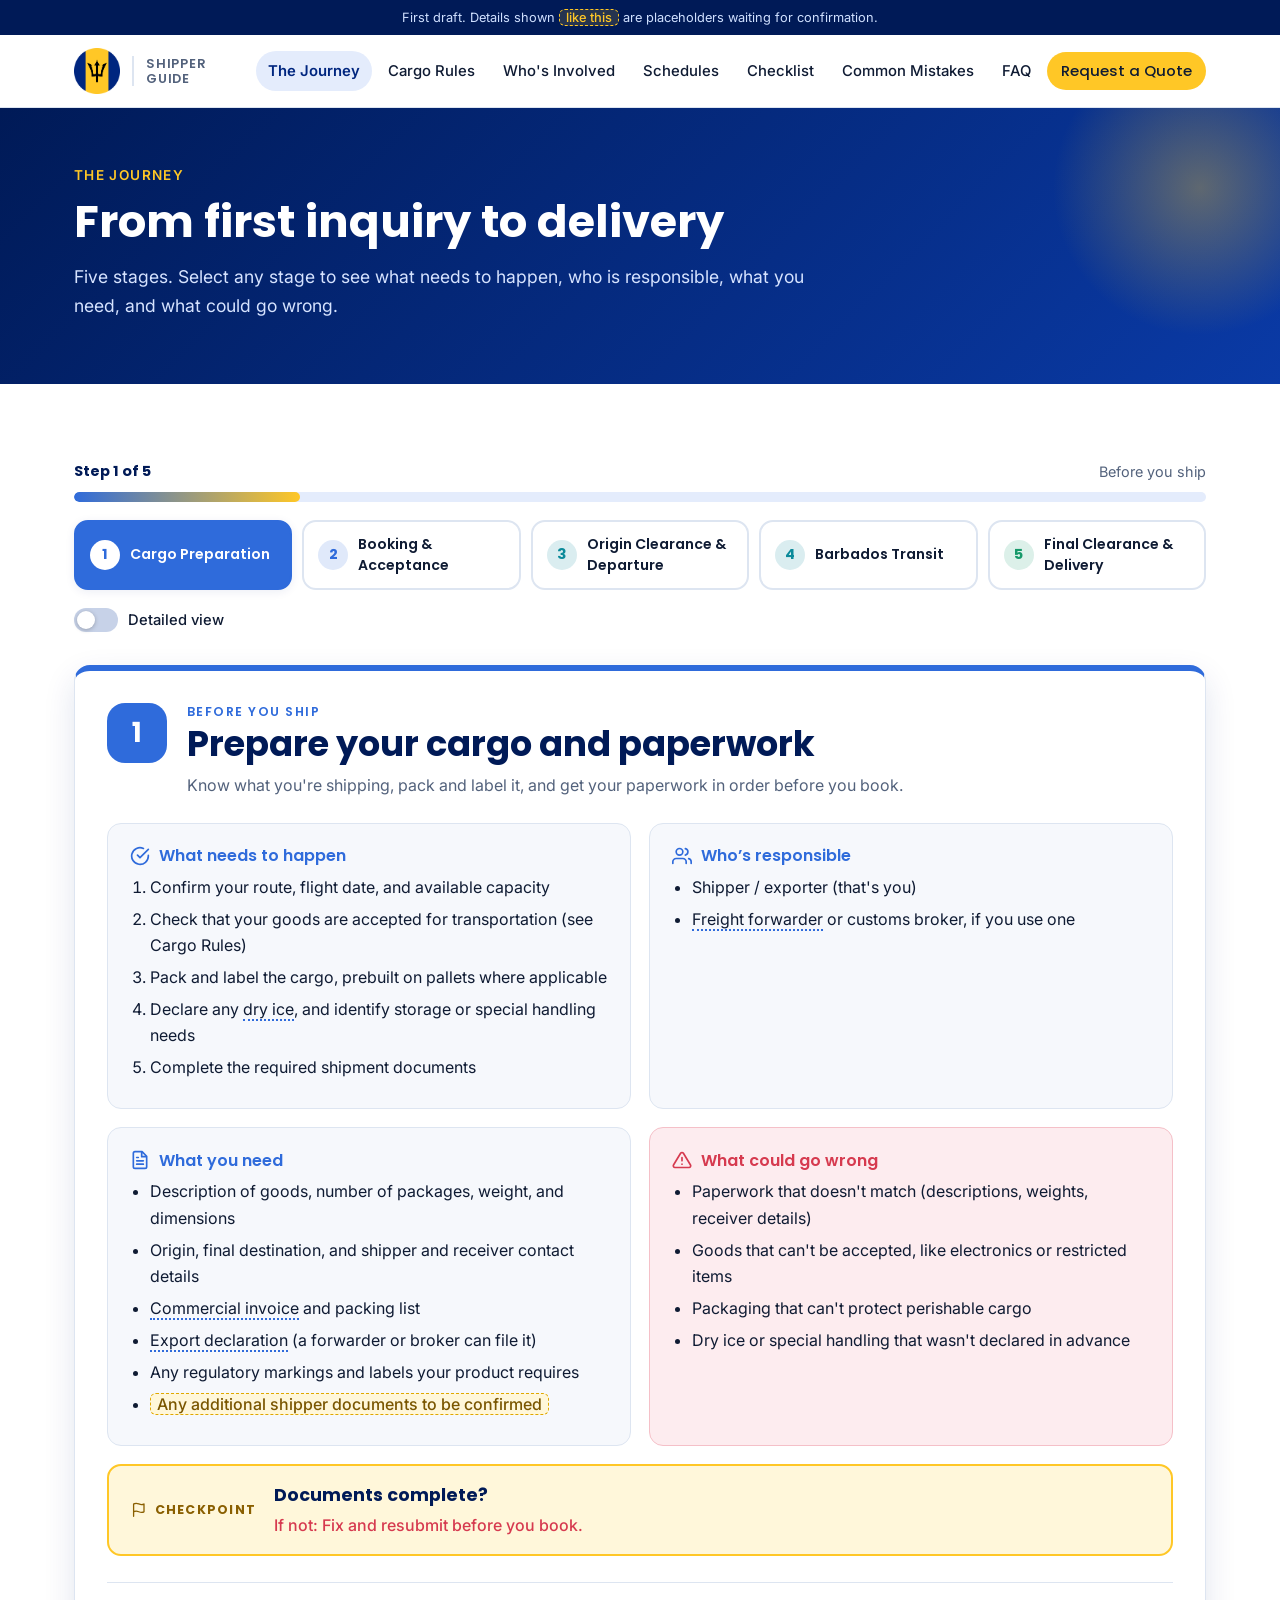
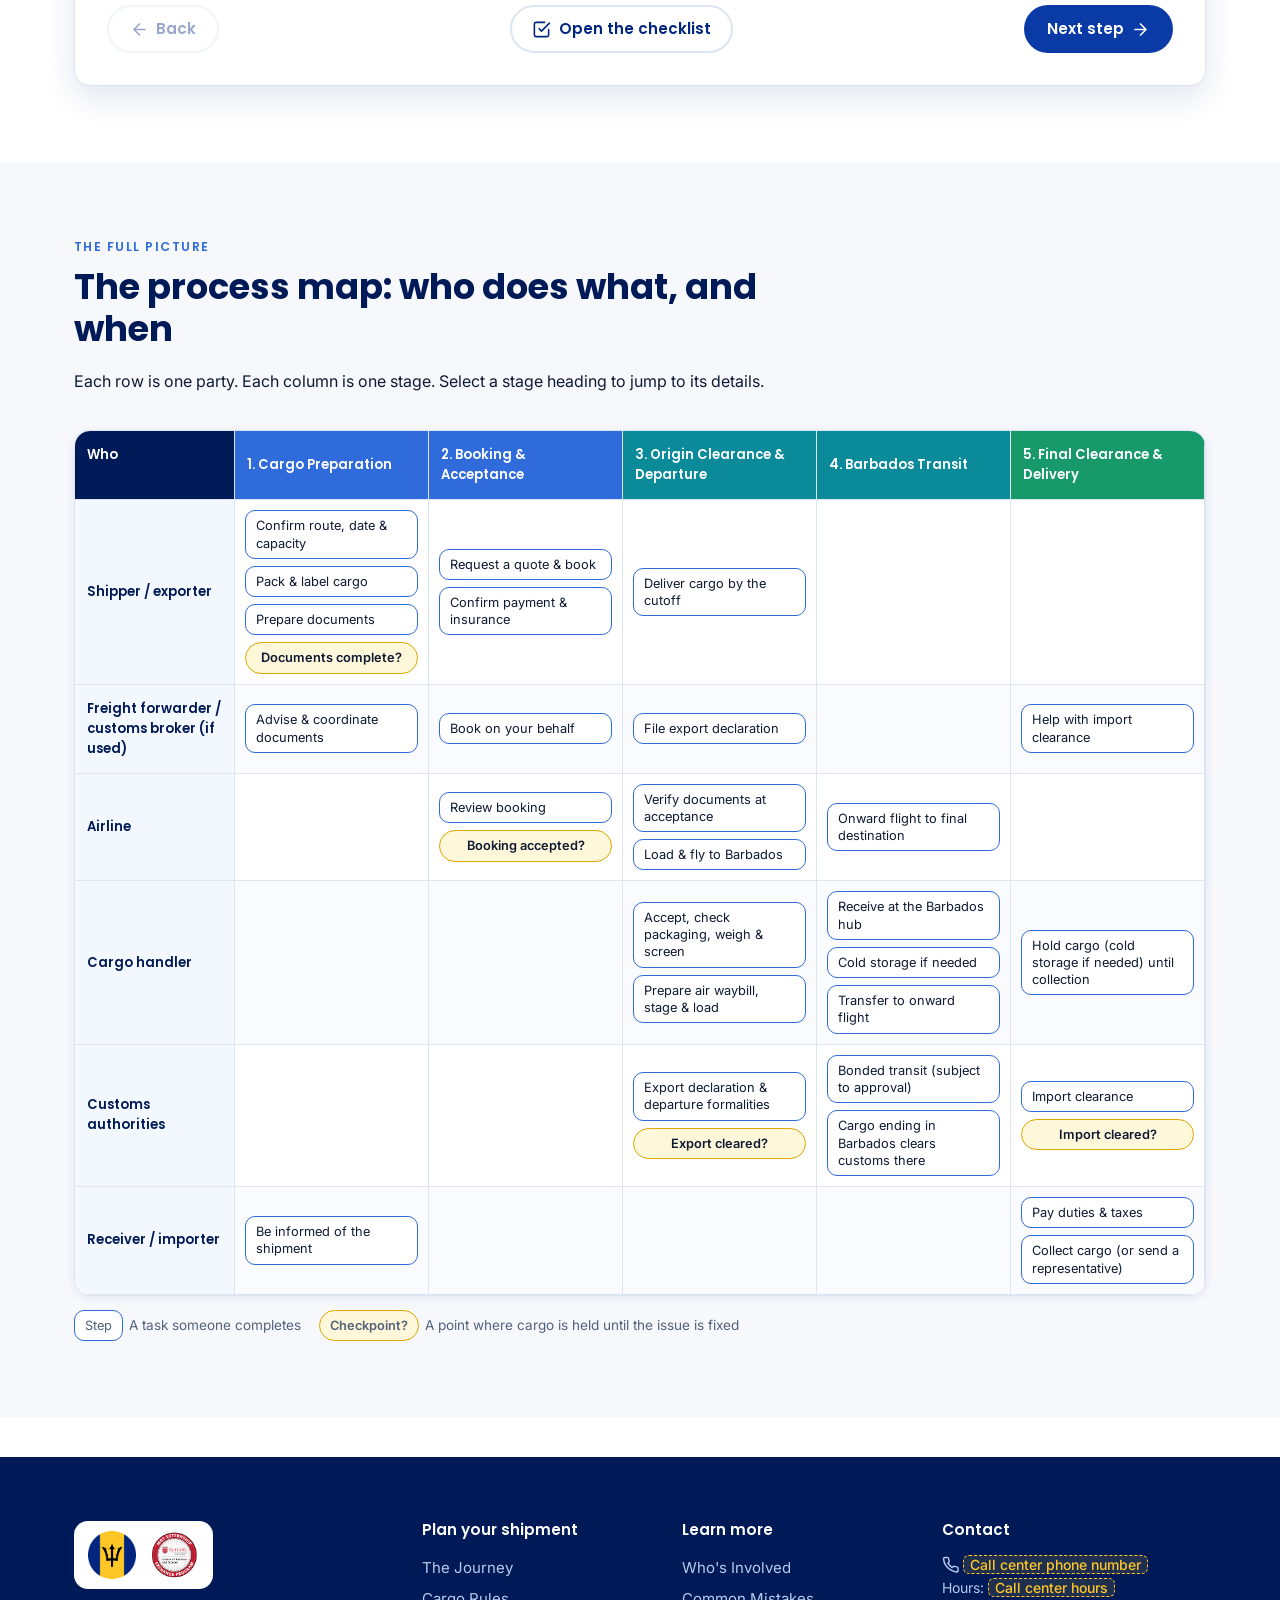
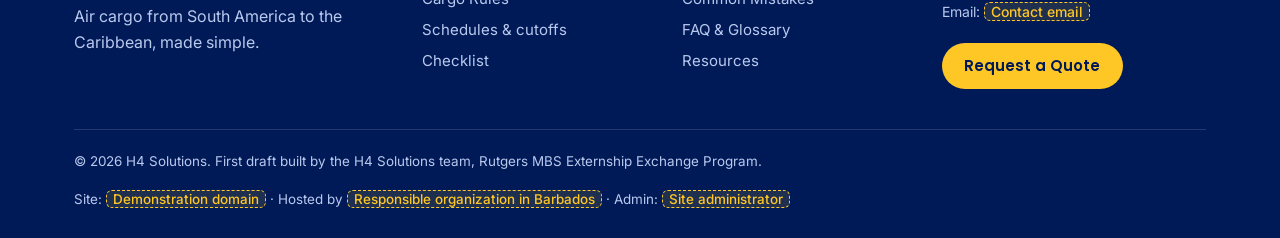
<file: journey.html>
<!DOCTYPE html>
<html lang="en">
<head>
  <meta charset="utf-8">
  <meta name="viewport" content="width=device-width, initial-scale=1">
  <title>The Journey | H4 Solutions Shipper Guide</title>
  <meta name="description" content="Follow your shipment through five stages, from cargo preparation to final delivery.">
  <link rel="icon" href="assets/favicon.svg" type="image/svg+xml">
  <link rel="preconnect" href="https://fonts.googleapis.com">
  <link rel="preconnect" href="https://fonts.gstatic.com" crossorigin>
  <link href="https://fonts.googleapis.com/css2?family=Inter:wght@400;500;600&family=Poppins:wght@500;600;700&display=swap" rel="stylesheet">
  <link rel="stylesheet" href="css/styles.css">
</head>
<body data-page="journey">
  <a href="#main" class="no-print" style="position:absolute;left:-9999px" onfocus="this.style.left='8px'">Skip to content</a>
  <div id="site-header"></div>
  <main id="main">
  <section class="page-hero"><div class="wrap"><div class="crumb">The journey</div><h1>From first inquiry to delivery</h1><p>Five stages. Select any stage to see what needs to happen, who is responsible, what you need, and what could go wrong.</p></div></section>

    <section class="section">
      <div class="wrap">
        <div id="journey-app" aria-live="polite"></div>
      </div>
    </section>
    <section class="section alt" id="process-map">
      <div class="wrap">
        <div class="section-head"><span class="eyebrow">The full picture</span><h2>The process map: who does what, and when</h2><p>Each row is one party. Each column is one stage. Select a stage heading to jump to its details.</p></div>
        <div class="lane-wrap" tabindex="0" aria-label="Process map, scrollable"><div class="lanes" id="lanes"></div></div>
        <div class="lane-legend"><span><span class="chip">Step</span>A task someone completes</span><span><span class="chip check">Checkpoint?</span>A point where cargo is held until the issue is fixed</span></div>
      </div>
    </section>
  </main>
  <div id="site-footer"></div>
  <script src="js/config.js"></script>
  <script src="js/content.js"></script>
  <script src="js/app.js"></script>
</body>
</html>
</file>
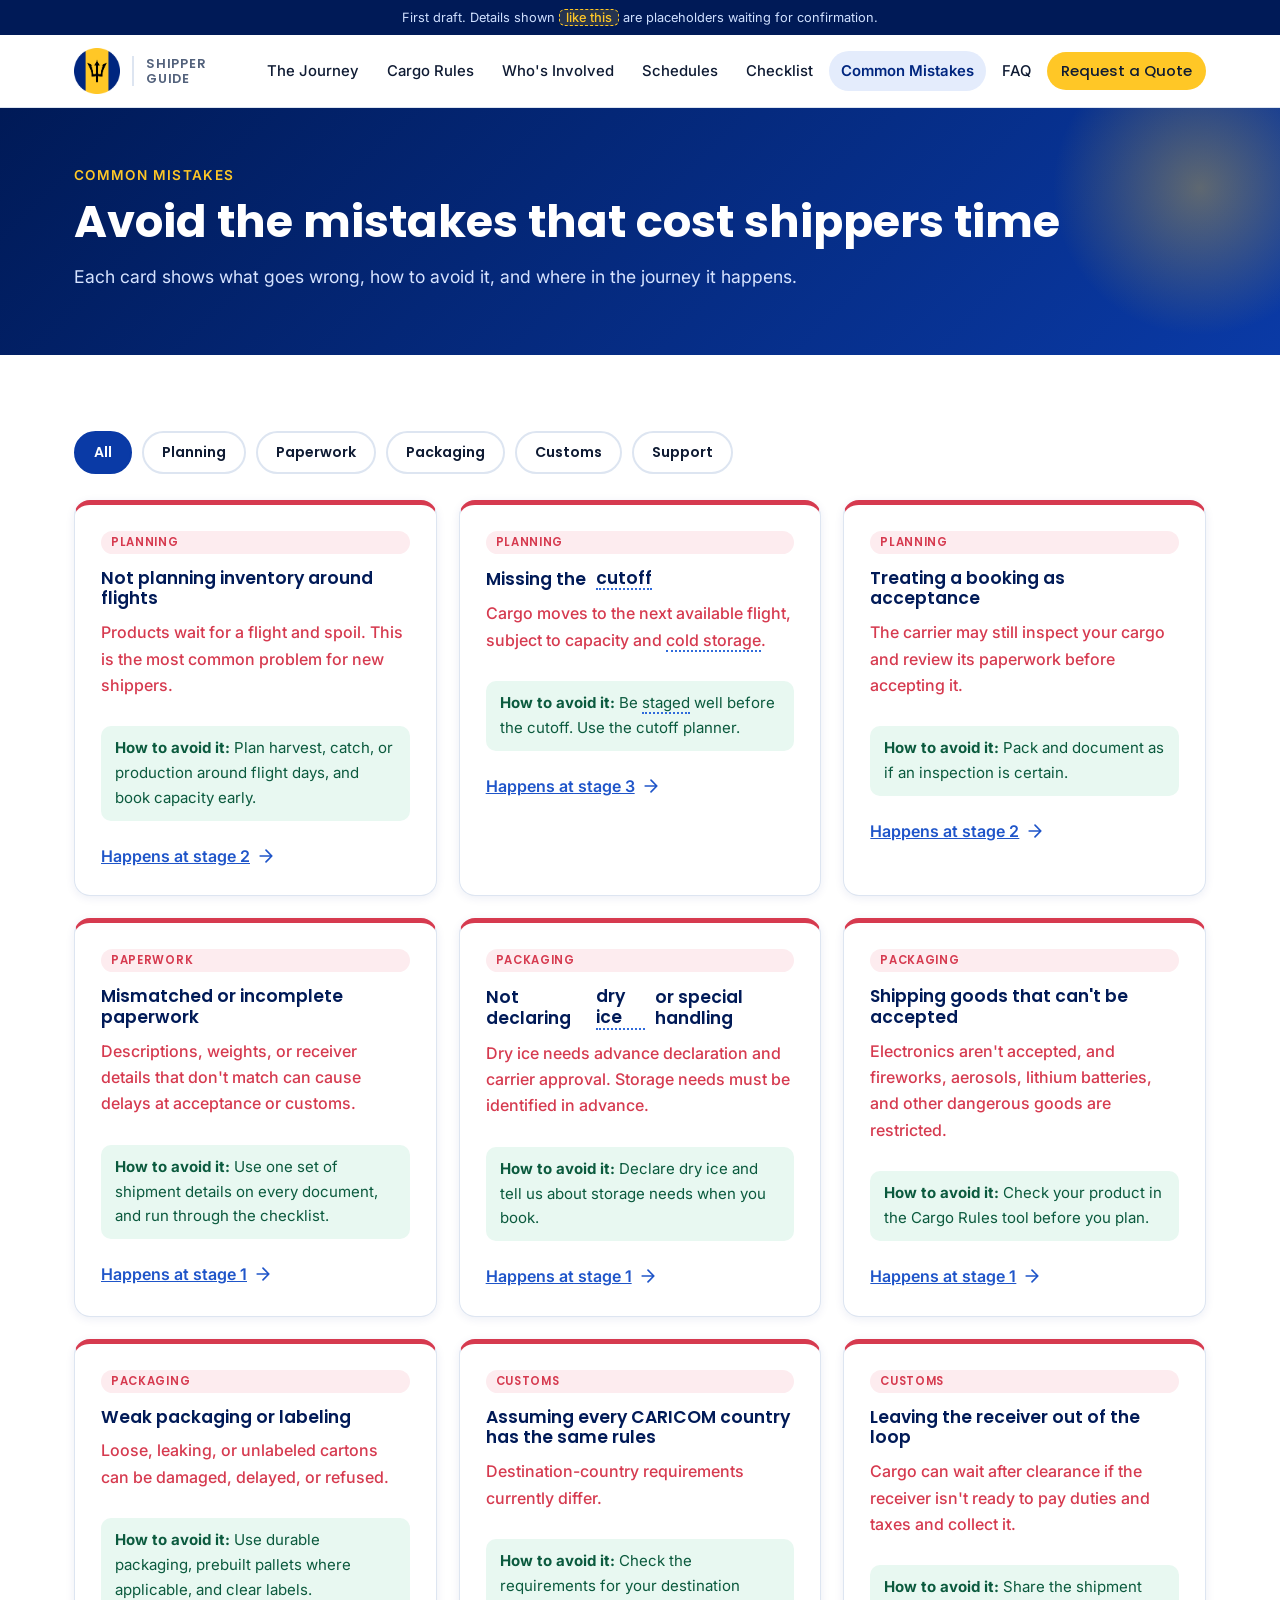
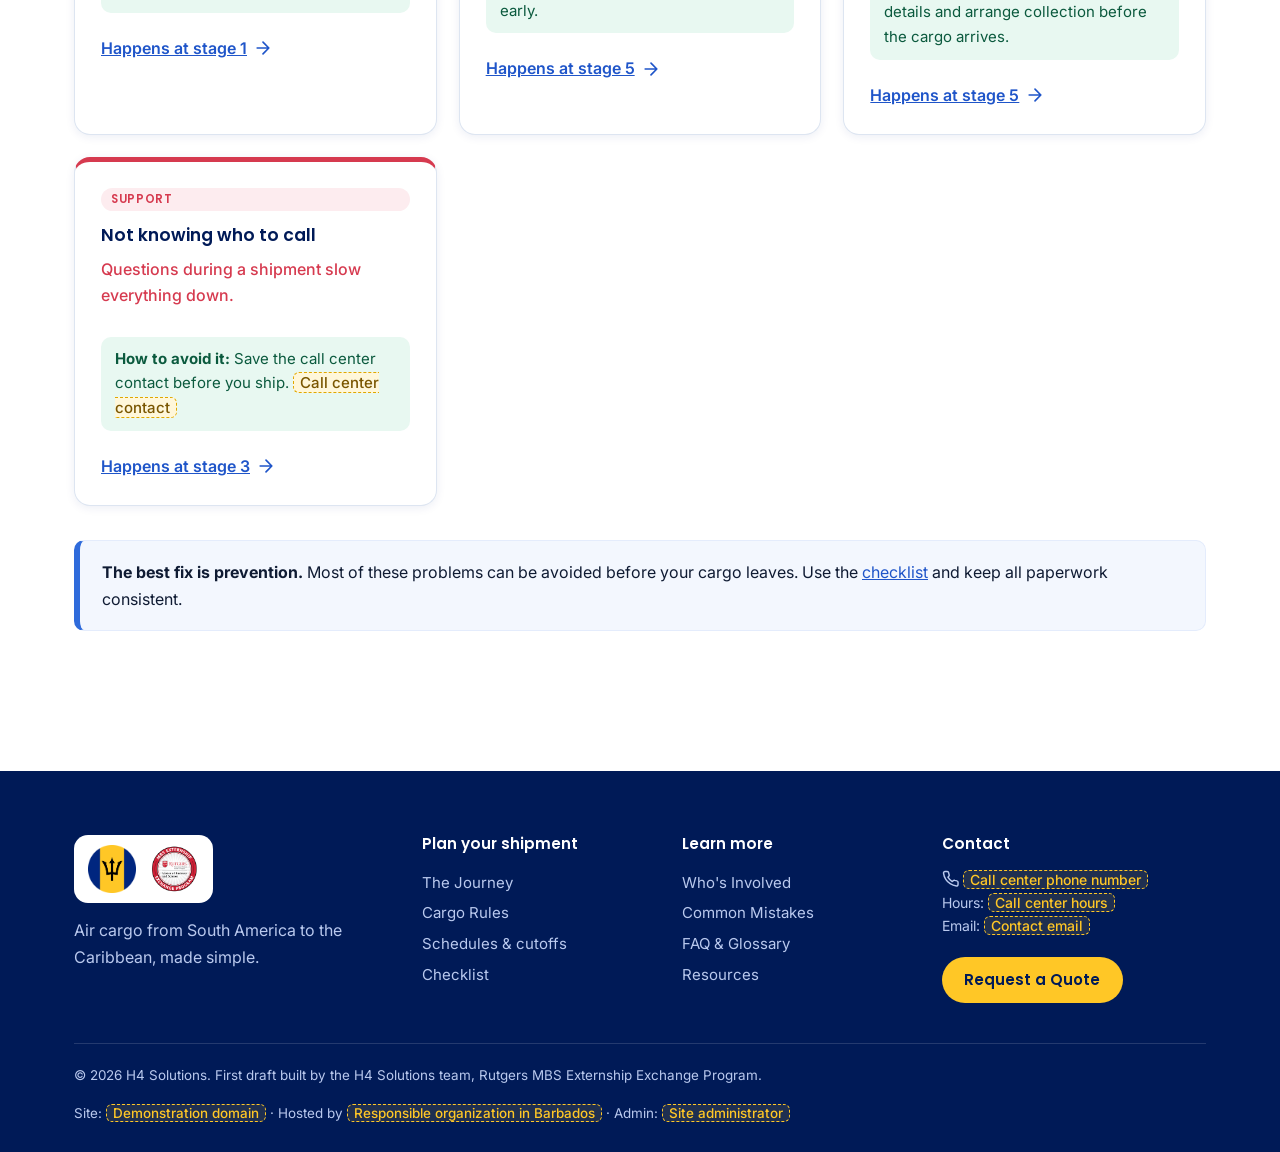
<file: mistakes.html>
<!DOCTYPE html>
<html lang="en">
<head>
  <meta charset="utf-8">
  <meta name="viewport" content="width=device-width, initial-scale=1">
  <title>Common Mistakes | H4 Solutions Shipper Guide</title>
  <meta name="description" content="The most common mistakes new shippers make, and how to avoid them.">
  <link rel="icon" href="assets/favicon.svg" type="image/svg+xml">
  <link rel="preconnect" href="https://fonts.googleapis.com">
  <link rel="preconnect" href="https://fonts.gstatic.com" crossorigin>
  <link href="https://fonts.googleapis.com/css2?family=Inter:wght@400;500;600&family=Poppins:wght@500;600;700&display=swap" rel="stylesheet">
  <link rel="stylesheet" href="css/styles.css">
</head>
<body data-page="mistakes">
  <a href="#main" class="no-print" style="position:absolute;left:-9999px" onfocus="this.style.left='8px'">Skip to content</a>
  <div id="site-header"></div>
  <main id="main">
  <section class="page-hero"><div class="wrap"><div class="crumb">Common mistakes</div><h1>Avoid the mistakes that cost shippers time</h1><p>Each card shows what goes wrong, how to avoid it, and where in the journey it happens.</p></div></section>

    <section class="section">
      <div class="wrap">
        <div class="chip-row" id="m-filters" role="group" aria-label="Filter by topic"></div>
        <div class="grid g3" id="m-grid"></div>
        <div class="callout blue" style="margin-top:34px"><p><strong>The best fix is prevention.</strong> Most of these problems can be avoided before your cargo leaves. Use the <a href="checklist.html">checklist</a> and keep all paperwork consistent.</p></div>
      </div>
    </section>
  </main>
  <div id="site-footer"></div>
  <script src="js/config.js"></script>
  <script src="js/content.js"></script>
  <script src="js/app.js"></script>
</body>
</html>
</file>
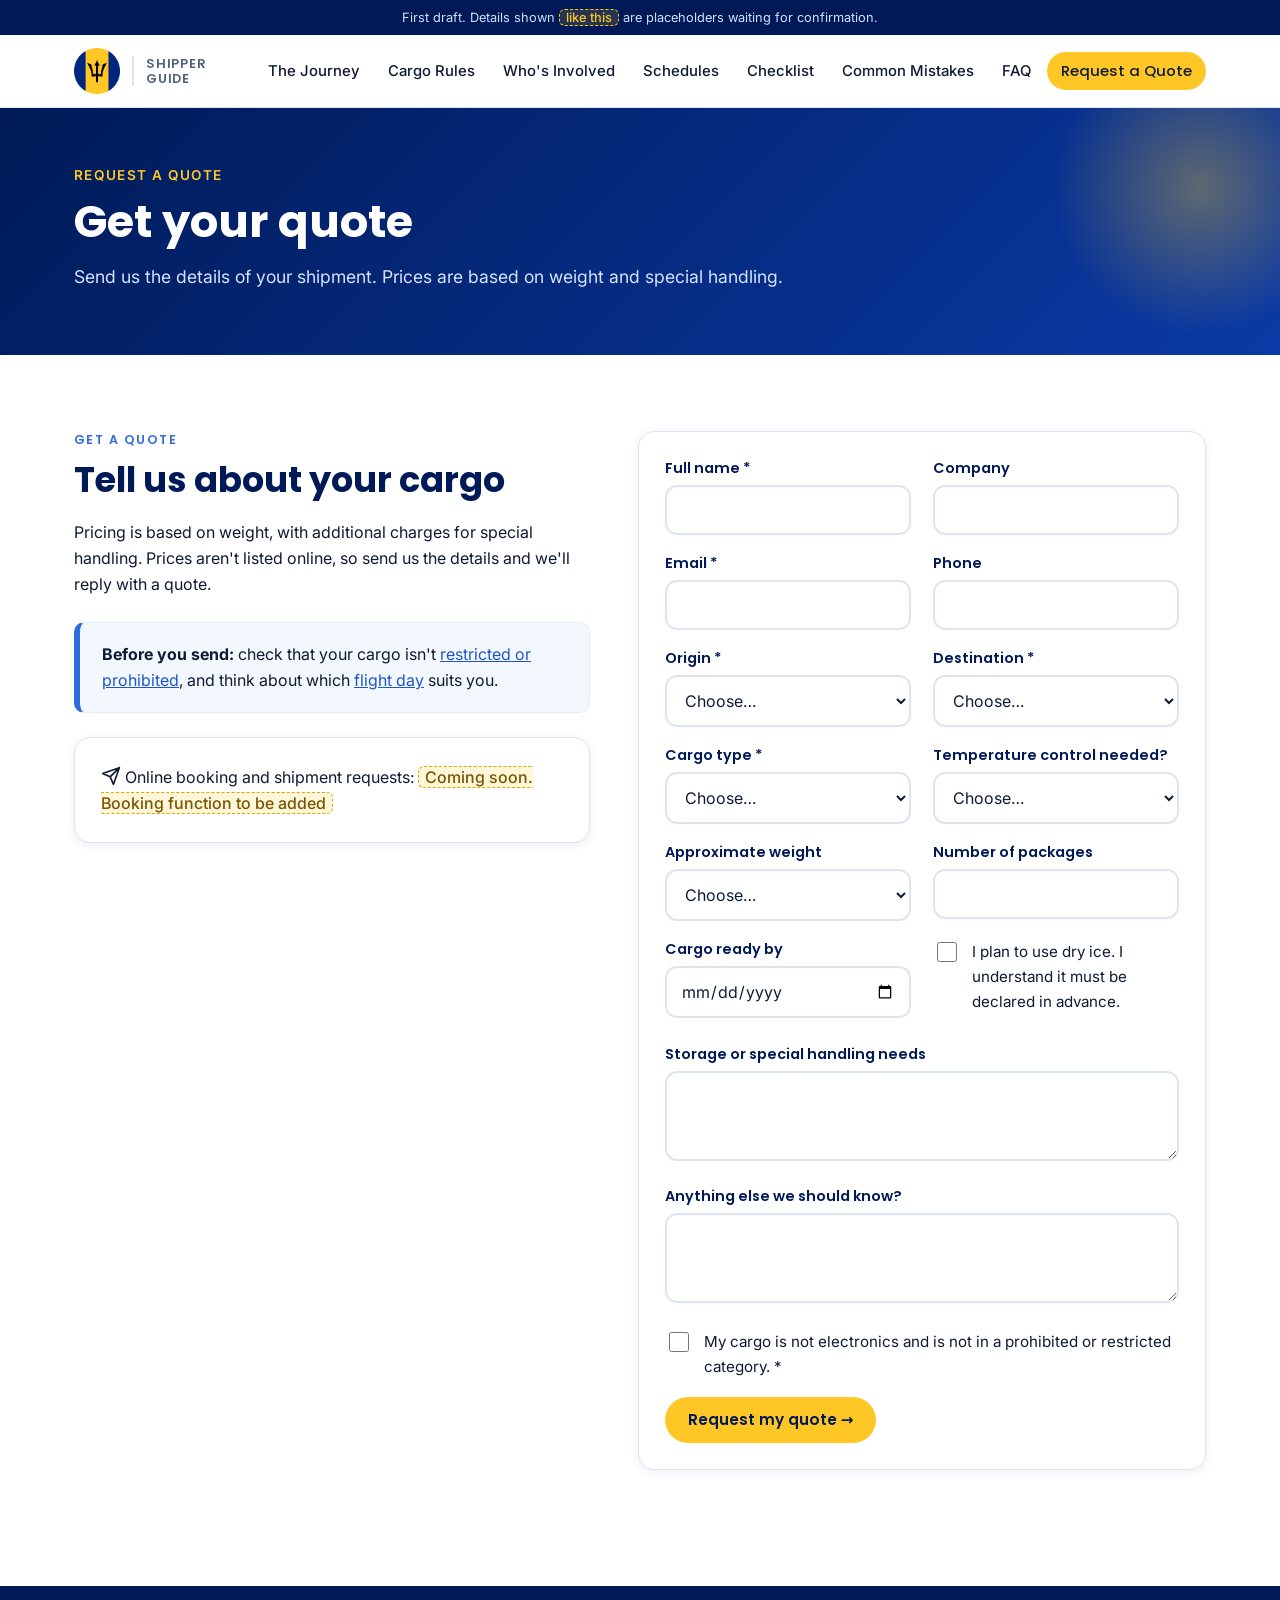
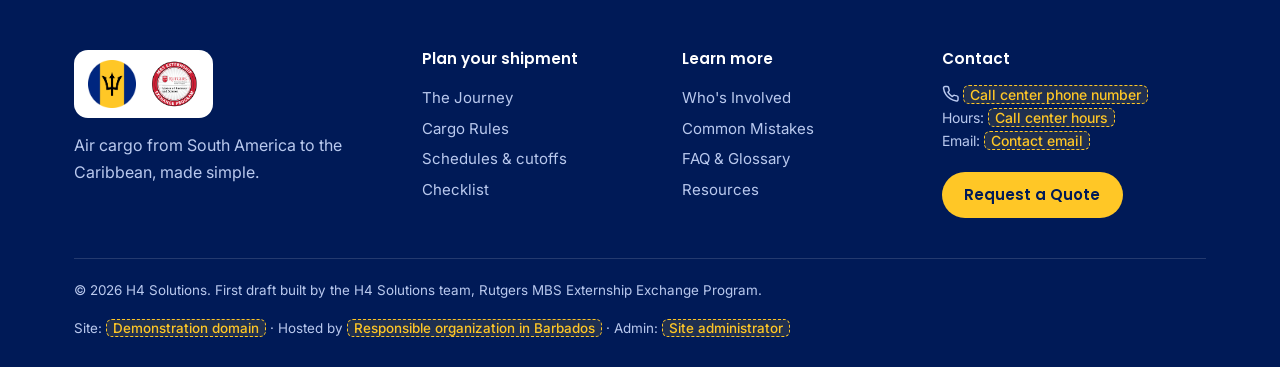
<file: quote.html>
<!DOCTYPE html>
<html lang="en">
<head>
  <meta charset="utf-8">
  <meta name="viewport" content="width=device-width, initial-scale=1">
  <title>Request a Quote | H4 Solutions Shipper Guide</title>
  <meta name="description" content="Request a quote for shipping cargo by air from South America through Barbados.">
  <link rel="icon" href="assets/favicon.svg" type="image/svg+xml">
  <link rel="preconnect" href="https://fonts.googleapis.com">
  <link rel="preconnect" href="https://fonts.gstatic.com" crossorigin>
  <link href="https://fonts.googleapis.com/css2?family=Inter:wght@400;500;600&family=Poppins:wght@500;600;700&display=swap" rel="stylesheet">
  <link rel="stylesheet" href="css/styles.css">
</head>
<body data-page="quote">
  <a href="#main" class="no-print" style="position:absolute;left:-9999px" onfocus="this.style.left='8px'">Skip to content</a>
  <div id="site-header"></div>
  <main id="main">
  <section class="page-hero"><div class="wrap"><div class="crumb">Request a quote</div><h1>Get your quote</h1><p>Send us the details of your shipment. Prices are based on weight and special handling.</p></div></section>

    <section class="section">
      <div class="wrap split" style="align-items:start">
        <div>
          <span class="eyebrow">Get a quote</span>
          <h2>Tell us about your cargo</h2>
          <p>Pricing is based on weight, with additional charges for special handling. Prices aren't listed online, so send us the details and we'll reply with a quote.</p>
          <div class="callout blue"><p><strong>Before you send:</strong> check that your cargo isn't <a href="cargo.html#restricted">restricted or prohibited</a>, and think about which <a href="schedules.html">flight day</a> suits you.</p></div>
          <div class="card" id="booking-note" style="margin-top:18px"></div>
        </div>
        <div>
          <div id="quote-result" aria-live="polite"></div>
          <form id="quote-form" class="card">
            <div class="form-grid">
              <div><label class="lbl" for="fullName">Full name *</label><input type="text" id="fullName" name="fullName" required autocomplete="name"></div>
              <div><label class="lbl" for="company">Company</label><input type="text" id="company" name="company" autocomplete="organization"></div>
              <div><label class="lbl" for="email">Email *</label><input type="email" id="email" name="email" required autocomplete="email"></div>
              <div><label class="lbl" for="phone">Phone</label><input type="tel" id="phone" name="phone" autocomplete="tel"></div>
              <div><label class="lbl" for="origin">Origin *</label><select id="origin" name="origin" required><option value="">Choose&hellip;</option><option>Guyana</option><option>Brazil</option><option>Another country (Panama, Venezuela, and Suriname are planned)</option></select></div>
              <div><label class="lbl" for="destination">Destination *</label><select id="destination" name="destination" required><option value="">Choose&hellip;</option><option>Saint Lucia</option><option>Another destination</option></select></div>
              <div><label class="lbl" for="cargoType">Cargo type *</label><select id="cargoType" name="cargoType" required><option value="">Choose&hellip;</option><option>Fresh produce</option><option>Fresh seafood or meat</option><option>Frozen products</option><option>Dry or canned food</option><option>Other packaged goods</option><option>Something else</option></select></div>
              <div><label class="lbl" for="tempControl">Temperature control needed?</label><select id="tempControl" name="tempControl"><option value="">Choose&hellip;</option><option>No</option><option>Yes, chilled</option><option>Yes, frozen</option><option>Not sure</option></select></div>
              <div><label class="lbl" for="weight">Approximate weight</label><select id="weight" name="weight"><option value="">Choose&hellip;</option><option>Under 100 lb</option><option>100–500 lb</option><option>500–5,000 lb</option><option>5,000–15,000 lb</option><option>Over 15,000 lb</option><option>Not sure</option></select></div>
              <div><label class="lbl" for="packages">Number of packages</label><input type="number" id="packages" name="packages" min="1"></div>
              <div><label class="lbl" for="readyDate">Cargo ready by</label><input type="date" id="readyDate" name="readyDate"></div>
              <div class="checkrow" style="align-self:end;padding-bottom:12px"><input type="checkbox" id="dryIce" name="dryIce"><label for="dryIce">I plan to use dry ice. I understand it must be declared in advance.</label></div>
              <div class="full"><label class="lbl" for="handling">Storage or special handling needs</label><textarea id="handling" name="handling" rows="3"></textarea></div>
              <div class="full"><label class="lbl" for="notes">Anything else we should know?</label><textarea id="notes" name="notes" rows="3"></textarea></div>
              <div class="full checkrow"><input type="checkbox" id="confirm" name="confirm" required><label for="confirm">My cargo is not electronics and is not in a prohibited or restricted category. *</label></div>
              <input class="hp" type="text" name="website" tabindex="-1" autocomplete="off" aria-hidden="true">
              <div class="full"><button class="btn btn-gold" type="submit">Request my quote &rarr;</button></div>
            </div>
          </form>
        </div>
      </div>
    </section>
  </main>
  <div id="site-footer"></div>
  <script src="js/config.js"></script>
  <script src="js/content.js"></script>
  <script src="js/app.js"></script>
</body>
</html>
</file>
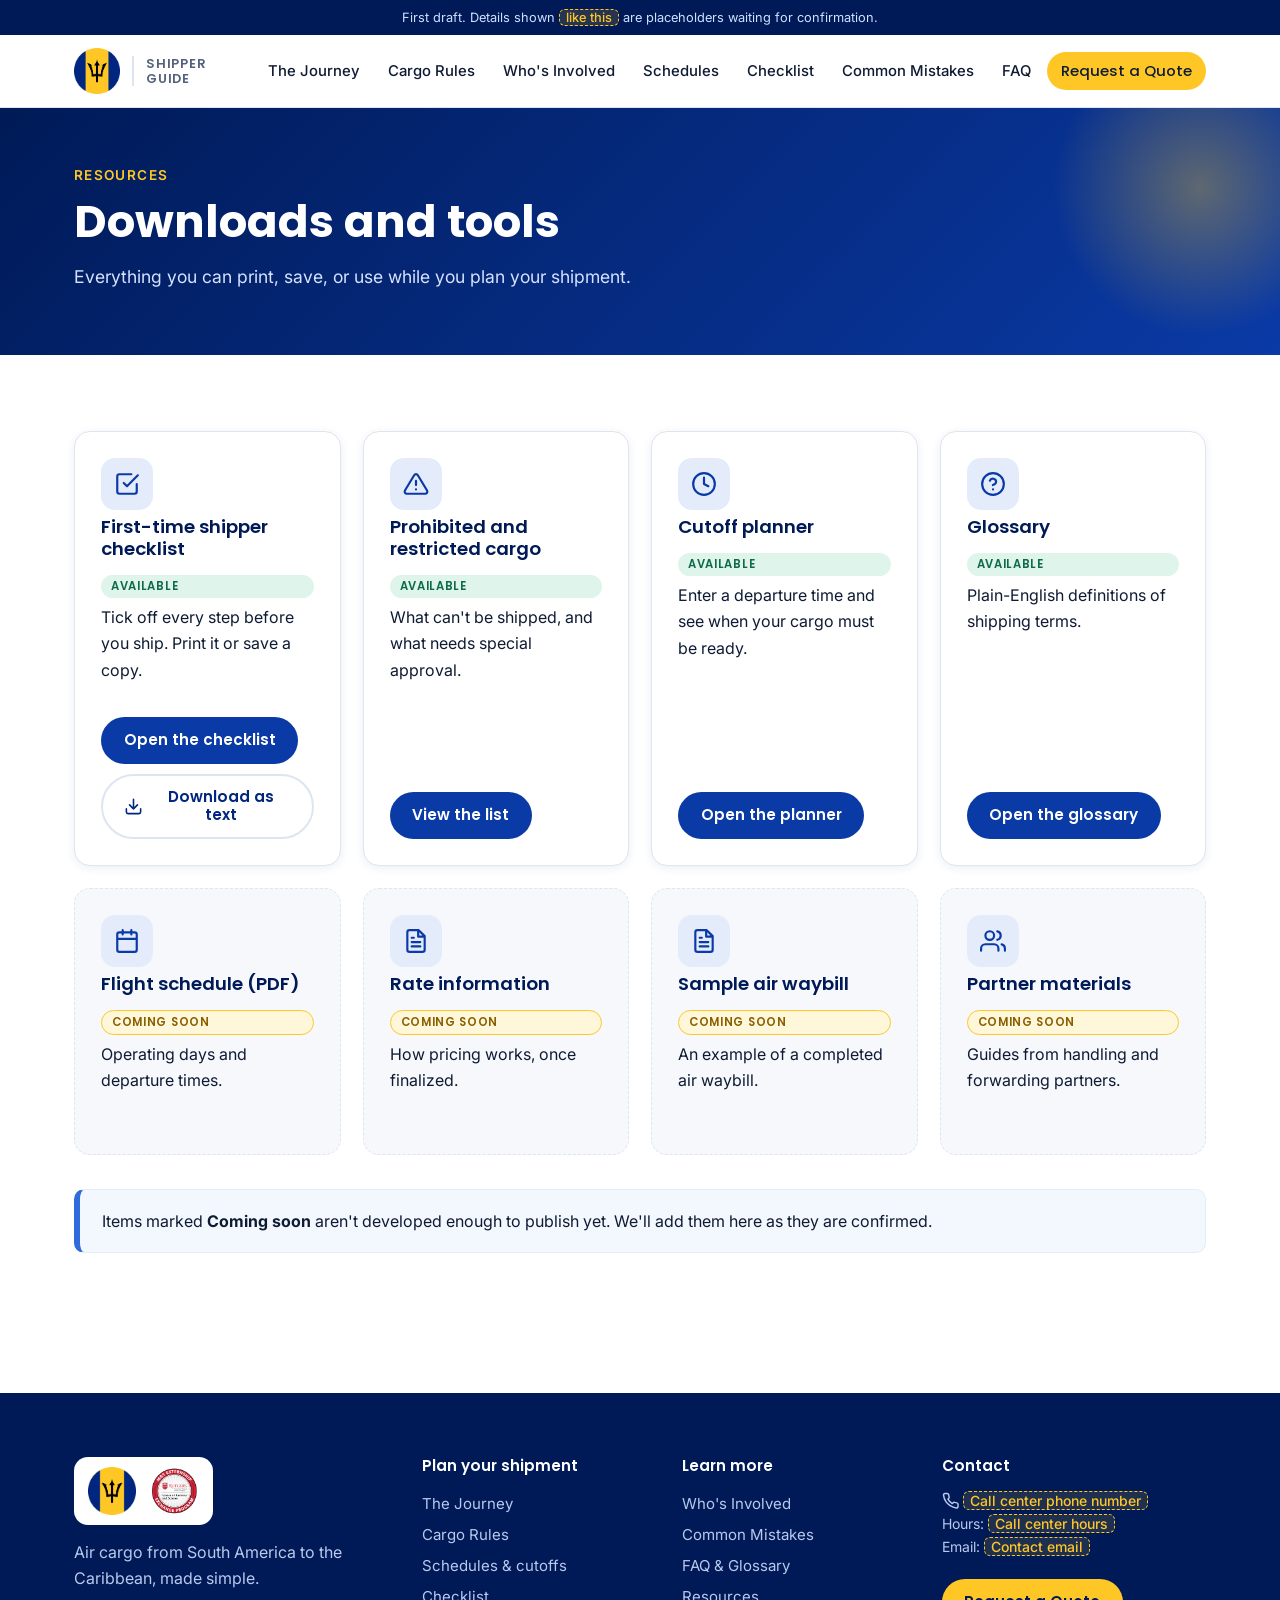
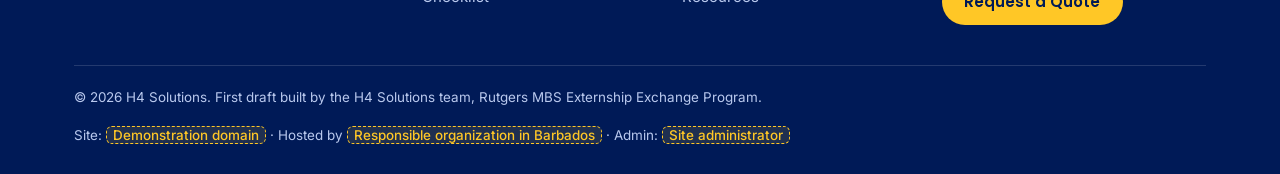
<file: resources.html>
<!DOCTYPE html>
<html lang="en">
<head>
  <meta charset="utf-8">
  <meta name="viewport" content="width=device-width, initial-scale=1">
  <title>Resources | H4 Solutions Shipper Guide</title>
  <meta name="description" content="Downloadable guides, checklists, and tools for shippers.">
  <link rel="icon" href="assets/favicon.svg" type="image/svg+xml">
  <link rel="preconnect" href="https://fonts.googleapis.com">
  <link rel="preconnect" href="https://fonts.gstatic.com" crossorigin>
  <link href="https://fonts.googleapis.com/css2?family=Inter:wght@400;500;600&family=Poppins:wght@500;600;700&display=swap" rel="stylesheet">
  <link rel="stylesheet" href="css/styles.css">
</head>
<body data-page="resources">
  <a href="#main" class="no-print" style="position:absolute;left:-9999px" onfocus="this.style.left='8px'">Skip to content</a>
  <div id="site-header"></div>
  <main id="main">
  <section class="page-hero"><div class="wrap"><div class="crumb">Resources</div><h1>Downloads and tools</h1><p>Everything you can print, save, or use while you plan your shipment.</p></div></section>

    <section class="section">
      <div class="wrap">
        <div class="grid g4" id="res-grid"></div>
        <div class="callout blue" style="margin-top:34px"><p>Items marked <strong>Coming soon</strong> aren't developed enough to publish yet. We'll add them here as they are confirmed.</p></div>
      </div>
    </section>
  </main>
  <div id="site-footer"></div>
  <script src="js/config.js"></script>
  <script src="js/content.js"></script>
  <script src="js/app.js"></script>
</body>
</html>
</file>
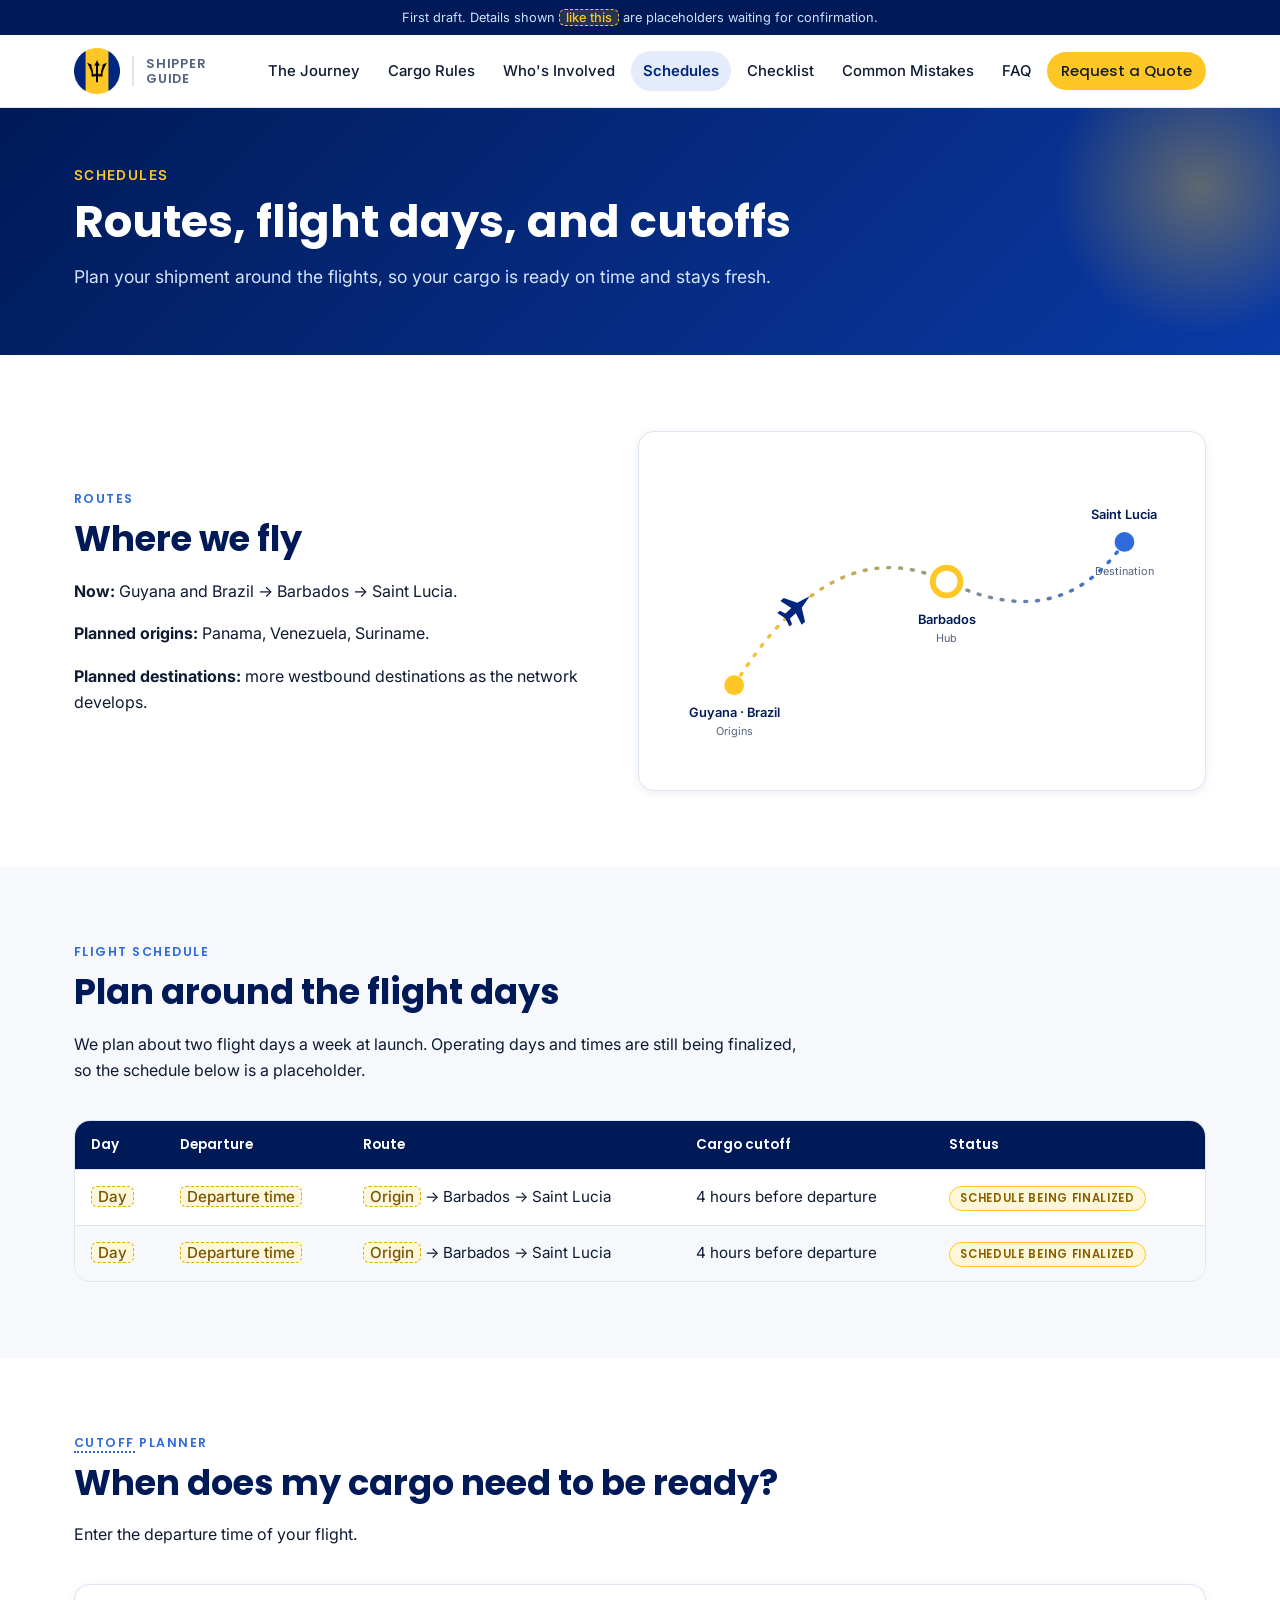
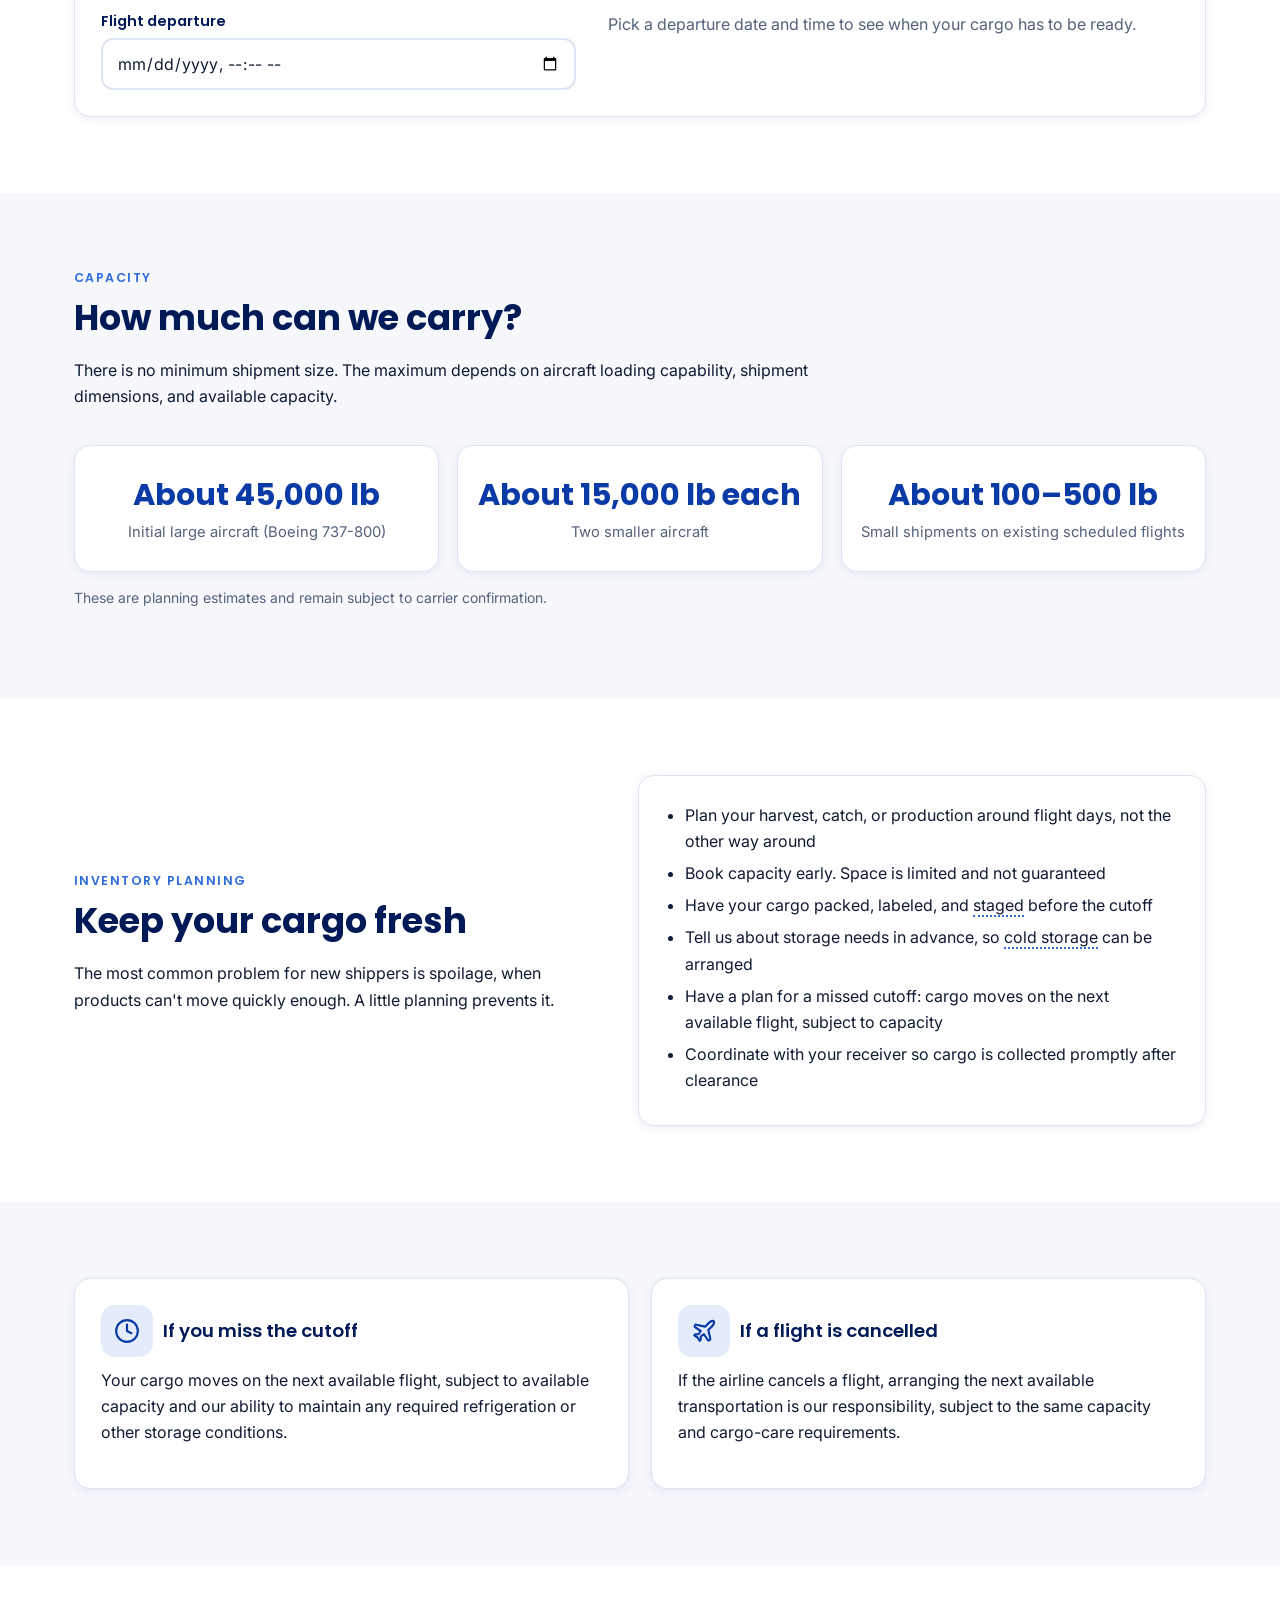
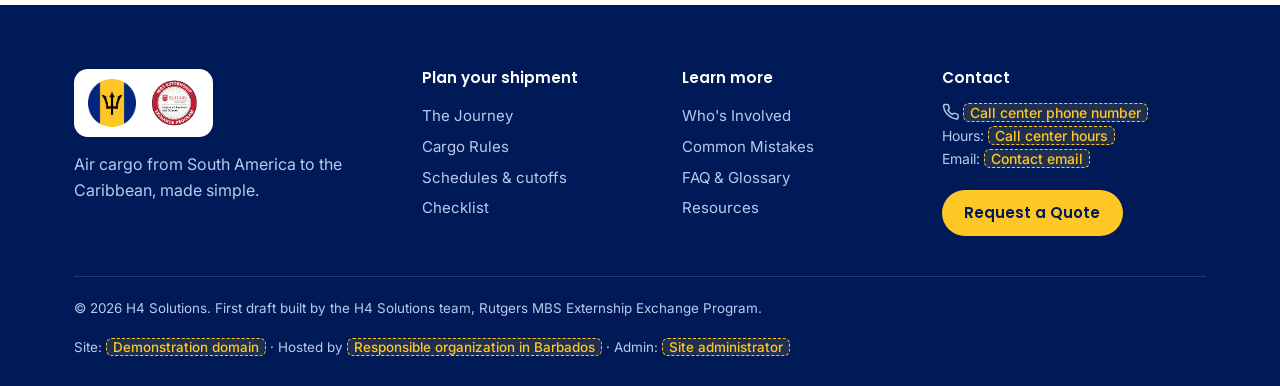
<file: schedules.html>
<!DOCTYPE html>
<html lang="en">
<head>
  <meta charset="utf-8">
  <meta name="viewport" content="width=device-width, initial-scale=1">
  <title>Schedules & Cutoffs | H4 Solutions Shipper Guide</title>
  <meta name="description" content="Routes, flight days, cargo cutoff times, and capacity.">
  <link rel="icon" href="assets/favicon.svg" type="image/svg+xml">
  <link rel="preconnect" href="https://fonts.googleapis.com">
  <link rel="preconnect" href="https://fonts.gstatic.com" crossorigin>
  <link href="https://fonts.googleapis.com/css2?family=Inter:wght@400;500;600&family=Poppins:wght@500;600;700&display=swap" rel="stylesheet">
  <link rel="stylesheet" href="css/styles.css">
</head>
<body data-page="schedules">
  <a href="#main" class="no-print" style="position:absolute;left:-9999px" onfocus="this.style.left='8px'">Skip to content</a>
  <div id="site-header"></div>
  <main id="main">
  <section class="page-hero"><div class="wrap"><div class="crumb">Schedules</div><h1>Routes, flight days, and cutoffs</h1><p>Plan your shipment around the flights, so your cargo is ready on time and stays fresh.</p></div></section>

    <section class="section">
      <div class="wrap split">
        <div><span class="eyebrow">Routes</span><h2>Where we fly</h2><div id="route-text"></div></div>
        <div class="card" id="route-art"></div>
      </div>
    </section>
    <section class="section alt">
      <div class="wrap">
        <div class="section-head"><span class="eyebrow">Flight schedule</span><h2>Plan around the flight days</h2><p>We plan about two flight days a week at launch. Operating days and times are still being finalized, so the schedule below is a placeholder.</p></div>
        <div class="table-wrap"><table><thead><tr><th>Day</th><th>Departure</th><th>Route</th><th>Cargo cutoff</th><th>Status</th></tr></thead><tbody id="sched-body"></tbody></table></div>
      </div>
    </section>
    <section class="section" id="planner">
      <div class="wrap">
        <div class="section-head"><span class="eyebrow">Cutoff planner</span><h2>When does my cargo need to be ready?</h2><p>Enter the departure time of your flight.</p></div>
        <div class="card planner">
          <div><label class="lbl" for="dep">Flight departure</label><input type="datetime-local" id="dep"></div>
          <div id="planner-out" aria-live="polite"></div>
        </div>
      </div>
    </section>
    <section class="section alt">
      <div class="wrap">
        <div class="section-head"><span class="eyebrow">Capacity</span><h2>How much can we carry?</h2><p>There is no minimum shipment size. The maximum depends on aircraft loading capability, shipment dimensions, and available capacity.</p></div>
        <div class="stat-grid" id="capacity"></div>
        <p class="small muted" style="margin-top:14px">These are planning estimates and remain subject to carrier confirmation.</p>
      </div>
    </section>
    <section class="section">
      <div class="wrap split">
        <div><span class="eyebrow">Inventory planning</span><h2>Keep your cargo fresh</h2><p>The most common problem for new shippers is spoilage, when products can't move quickly enough. A little planning prevents it.</p></div>
        <div class="card"><ul id="tips" style="margin:0"></ul></div>
      </div>
    </section>
    <section class="section alt">
      <div class="wrap"><div class="grid g2" id="policies"></div></div>
    </section>
  </main>
  <div id="site-footer"></div>
  <script src="js/config.js"></script>
  <script src="js/content.js"></script>
  <script src="js/app.js"></script>
</body>
</html>
</file>
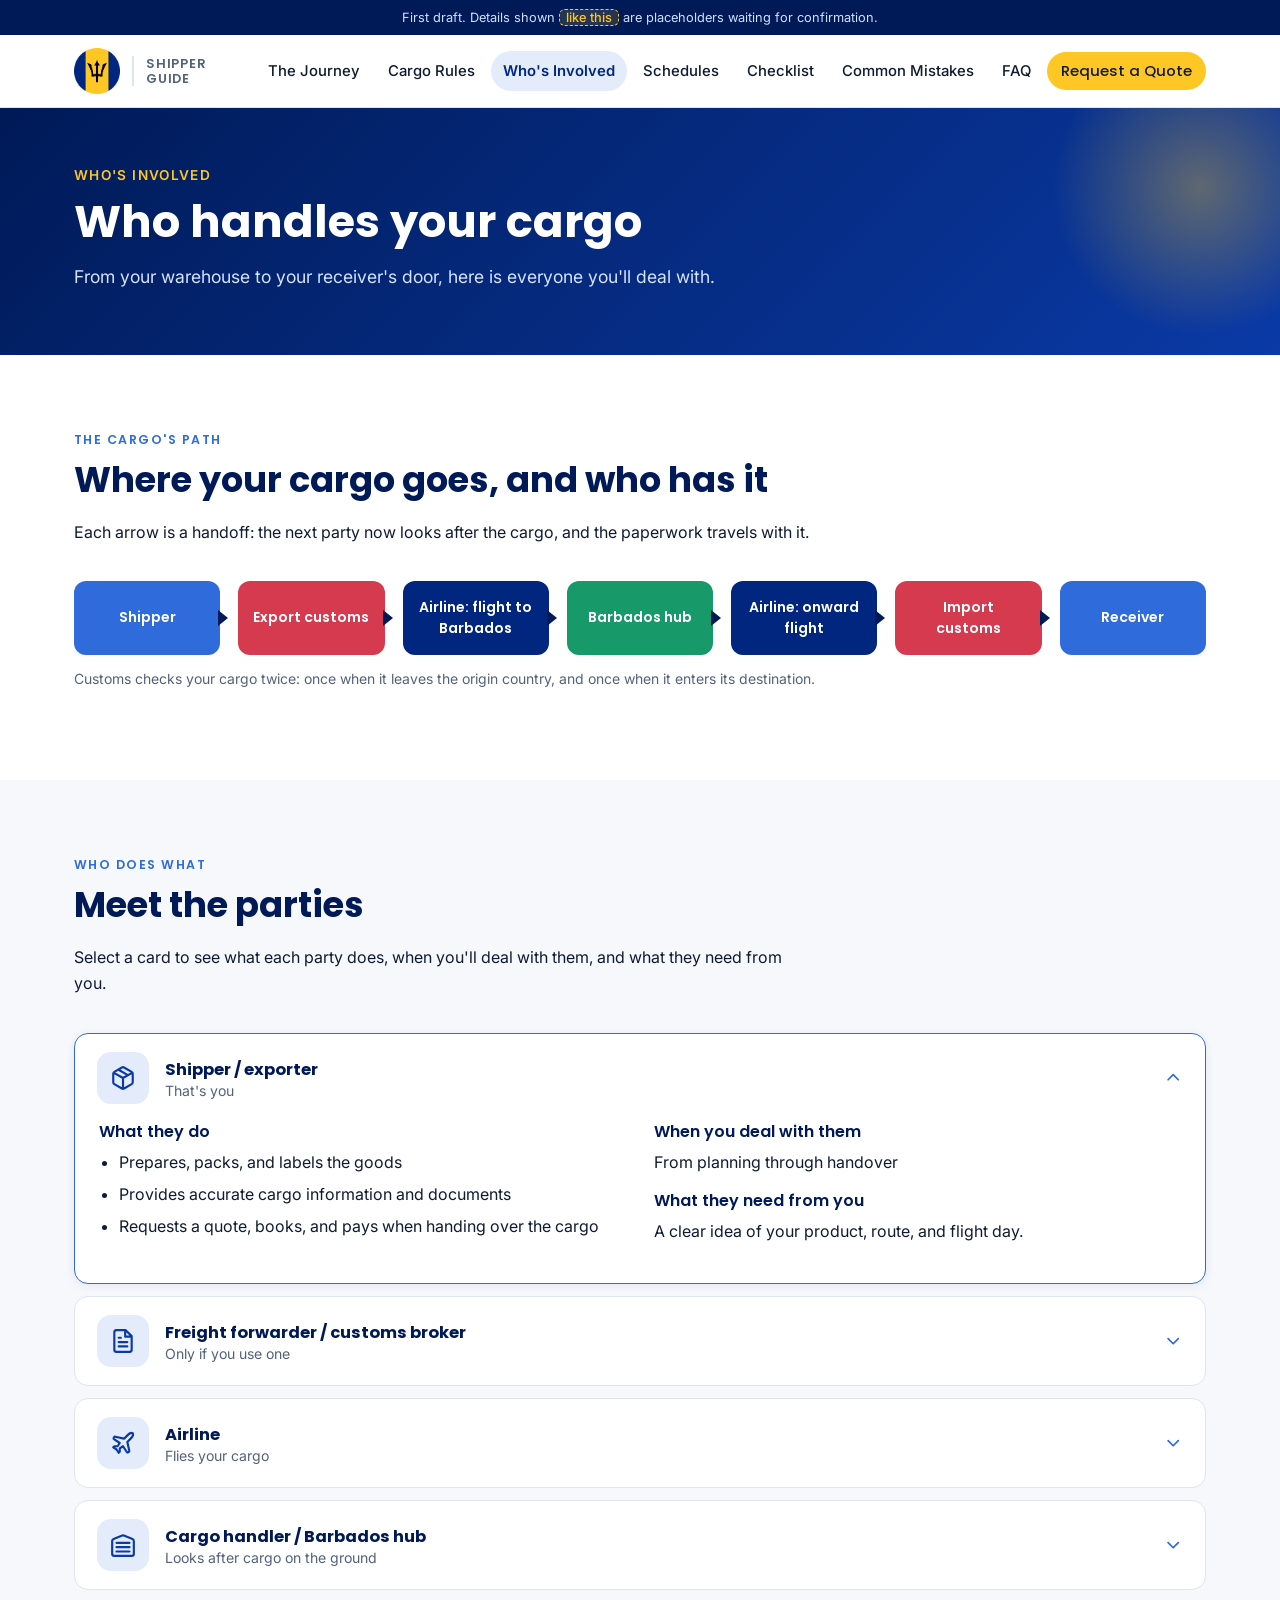
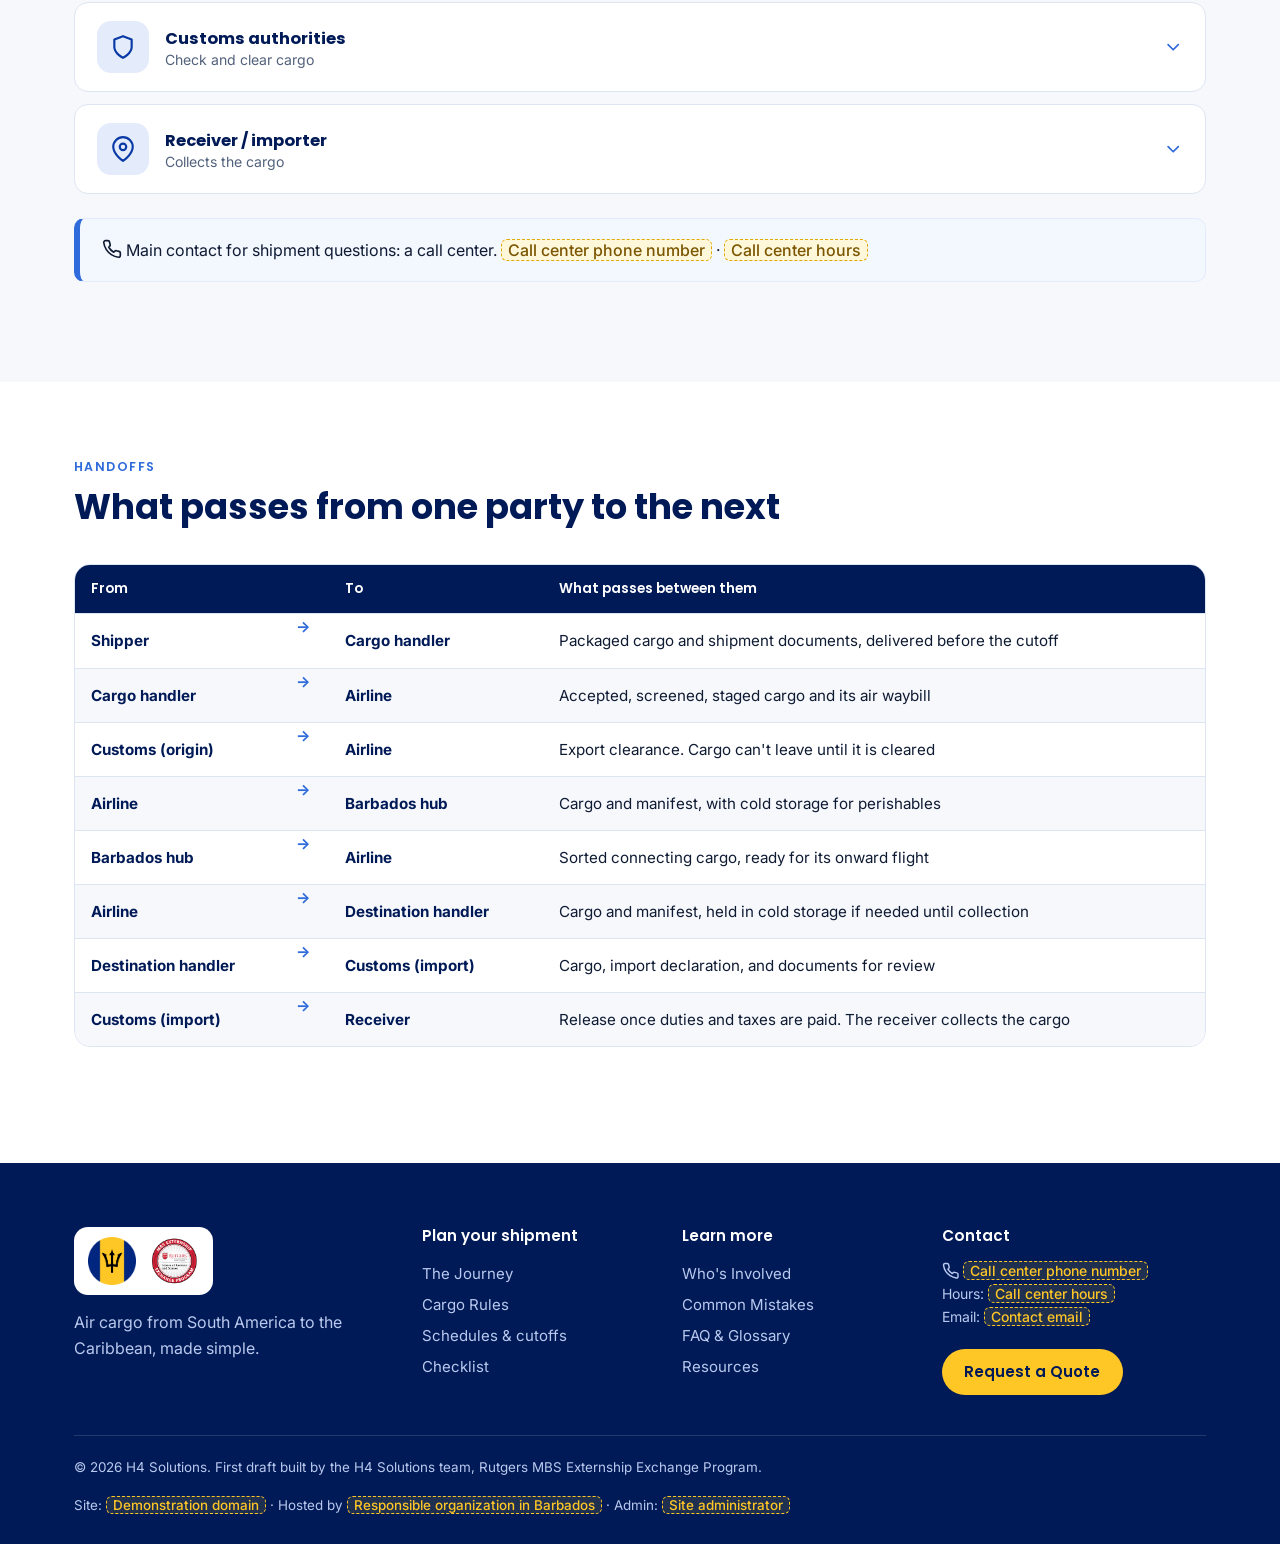
<file: who.html>
<!DOCTYPE html>
<html lang="en">
<head>
  <meta charset="utf-8">
  <meta name="viewport" content="width=device-width, initial-scale=1">
  <title>Who's Involved | H4 Solutions Shipper Guide</title>
  <meta name="description" content="The parties that handle your cargo and what each one does.">
  <link rel="icon" href="assets/favicon.svg" type="image/svg+xml">
  <link rel="preconnect" href="https://fonts.googleapis.com">
  <link rel="preconnect" href="https://fonts.gstatic.com" crossorigin>
  <link href="https://fonts.googleapis.com/css2?family=Inter:wght@400;500;600&family=Poppins:wght@500;600;700&display=swap" rel="stylesheet">
  <link rel="stylesheet" href="css/styles.css">
</head>
<body data-page="who">
  <a href="#main" class="no-print" style="position:absolute;left:-9999px" onfocus="this.style.left='8px'">Skip to content</a>
  <div id="site-header"></div>
  <main id="main">
  <section class="page-hero"><div class="wrap"><div class="crumb">Who's involved</div><h1>Who handles your cargo</h1><p>From your warehouse to your receiver's door, here is everyone you'll deal with.</p></div></section>

    <section class="section">
      <div class="wrap">
        <div class="section-head"><span class="eyebrow">The cargo's path</span><h2>Where your cargo goes, and who has it</h2><p>Each arrow is a handoff: the next party now looks after the cargo, and the paperwork travels with it.</p></div>
        <div class="path" id="path"></div>
        <p class="muted small">Customs checks your cargo twice: once when it leaves the origin country, and once when it enters its destination.</p>
      </div>
    </section>
    <section class="section alt">
      <div class="wrap">
        <div class="section-head"><span class="eyebrow">Who does what</span><h2>Meet the parties</h2><p>Select a card to see what each party does, when you'll deal with them, and what they need from you.</p></div>
        <div id="stakeholders"></div>
        <div class="callout blue" id="contact-box"></div>
      </div>
    </section>
    <section class="section">
      <div class="wrap">
        <div class="section-head"><span class="eyebrow">Handoffs</span><h2>What passes from one party to the next</h2></div>
        <div class="table-wrap"><table id="handoffs"></table></div>
      </div>
    </section>
  </main>
  <div id="site-footer"></div>
  <script src="js/config.js"></script>
  <script src="js/content.js"></script>
  <script src="js/app.js"></script>
</body>
</html>
</file>
<file: css/styles.css>
/* =====================================================================
   H4 Solutions Shipper Guide: styles.css
   To re-brand the whole site, change the colors in :root below.
   (Blue + gold = Barbados-inspired placeholder palette. Swap once the
   airport's official palette is confirmed.)
   ===================================================================== */
:root {
  --b900: #001a57; --b800: #00267f; --b700: #0a3aa6; --b600: #1f55c9; --b500: #2f6bdb;
  --b100: #e4ecfc; --b50: #f3f7fe;
  --gold: #ffc726; --gold-d: #e0a800; --gold-50: #fff7da;
  --ink: #0f1b33; --muted: #53627c; --line: #dde5f1; --surface: #f6f8fc;
  --green: #17996a; --teal: #0b8a9a; --red: #d63a4f; --red-50: #fdecef;
  --before: #2f6bdb; --fly: #0b8a9a; --arrive: #17996a;
  --r: 16px; --r-sm: 10px;
  --sh: 0 12px 32px rgba(0, 38, 127, .12); --sh-sm: 0 2px 10px rgba(0, 38, 127, .08);
  --font-h: "Poppins", system-ui, sans-serif;
  --font: "Inter", system-ui, -apple-system, "Segoe UI", Roboto, sans-serif;
}
* { box-sizing: border-box; }
html { scroll-behavior: smooth; scroll-padding-top: 96px; }
body { margin: 0; font: 16px/1.65 var(--font); color: var(--ink); background: #fff; -webkit-font-smoothing: antialiased; }
img, svg { max-width: 100%; }
a { color: var(--b600); }
h1, h2, h3, h4 { font-family: var(--font-h); line-height: 1.2; margin: 0 0 .5em; color: var(--b900); }
h1 { font-size: clamp(2rem, 4.6vw, 3.4rem); font-weight: 700; }
h2 { font-size: clamp(1.5rem, 3vw, 2.2rem); font-weight: 700; }
h3 { font-size: 1.15rem; font-weight: 600; }
h4 { font-size: 1rem; font-weight: 600; }
p { margin: 0 0 1em; }
ul, ol { margin: 0 0 1em; padding-left: 1.25em; }
li { margin-bottom: .35em; }
.wrap { max-width: 1180px; margin: 0 auto; padding: 0 24px; }
.muted { color: var(--muted); }
.small { font-size: .875rem; }
.icon { width: 1.25em; height: 1.25em; flex: none; vertical-align: -0.2em; }
:focus-visible { outline: 3px solid var(--gold-d); outline-offset: 2px; border-radius: 6px; }

/* ---------- placeholders & glossary ---------- */
.ph { background: var(--gold-50); border: 1px dashed var(--gold-d); border-radius: 6px; padding: 0 6px; color: #7a5600; font-weight: 500; }
.gloss { border-bottom: 2px dotted var(--b500); cursor: help; text-decoration: none; position: relative; }
.gloss::after { content: attr(data-def); position: absolute; left: 50%; bottom: calc(100% + 8px); transform: translateX(-50%); width: max-content; max-width: 260px; background: var(--b900); color: #fff; padding: 9px 12px; border-radius: 8px; font: 400 13px/1.45 var(--font); opacity: 0; pointer-events: none; transition: opacity .15s; z-index: 40; text-align: left; box-shadow: var(--sh); }
.gloss:hover::after, .gloss:focus::after { opacity: 1; }

/* ---------- buttons ---------- */
.btn { display: inline-flex; align-items: center; gap: .5em; font: 600 .95rem var(--font-h); padding: .8em 1.35em; border-radius: 999px; border: 2px solid transparent; cursor: pointer; text-decoration: none; transition: transform .15s, box-shadow .15s, background .15s; line-height: 1.2; }
.btn:hover { transform: translateY(-2px); box-shadow: var(--sh-sm); }
.btn:disabled { opacity: .4; cursor: not-allowed; transform: none; box-shadow: none; }
.btn-primary { background: var(--b700); color: #fff; }
.btn-primary:hover { background: var(--b800); }
.btn-gold { background: var(--gold); color: var(--b900); }
.btn-gold:hover { background: #ffd24f; }
.btn-ghost { background: #fff; color: var(--b800); border-color: var(--line); }
.btn-ghost:hover { border-color: var(--b500); }
.btn-light { background: rgba(255, 255, 255, .12); color: #fff; border-color: rgba(255, 255, 255, .5); }
.btn-light:hover { background: rgba(255, 255, 255, .22); }

/* ---------- draft banner + header ---------- */
.draft-banner { background: var(--b900); color: #cfe0ff; font-size: .8rem; text-align: center; padding: 7px 16px; }
.draft-banner .ph { background: rgba(255, 199, 38, .15); color: var(--gold); border-color: var(--gold); }
.site-header { position: sticky; top: 0; z-index: 50; background: rgba(255, 255, 255, .92); backdrop-filter: blur(12px); border-bottom: 1px solid var(--line); }
.nav { display: flex; align-items: center; gap: 22px; height: 72px; }
.brand { display: flex; align-items: center; gap: 12px; text-decoration: none; color: var(--b900); }
.brand img { height: 46px; width: auto; }
.brand-sub { font: 600 .8rem var(--font-h); color: var(--muted); border-left: 2px solid var(--line); padding-left: 12px; line-height: 1.2; text-transform: uppercase; letter-spacing: .06em; }
.nav-links { display: flex; gap: 4px; margin-left: auto; align-items: center; }
.nav-links a { text-decoration: none; color: var(--ink); font-weight: 500; font-size: .93rem; padding: 8px 12px; border-radius: 999px; transition: background .15s, color .15s; }
.nav-links a:hover { background: var(--b50); color: var(--b700); }
.nav-links a[aria-current="page"] { background: var(--b100); color: var(--b800); font-weight: 600; }
.menu-btn { display: none; margin-left: auto; background: none; border: 0; padding: 8px; color: var(--b900); cursor: pointer; }
.menu-btn .icon { width: 28px; height: 28px; }

/* ---------- hero ---------- */
.hero { color: #fff; background: radial-gradient(1000px 480px at 88% -10%, rgba(255, 199, 38, .28), transparent 60%), radial-gradient(900px 520px at -10% 115%, rgba(47, 107, 219, .5), transparent 60%), linear-gradient(135deg, var(--b900), var(--b800) 55%, var(--b700)); position: relative; overflow: hidden; }
.hero::after { content: ""; position: absolute; inset: 0; background-image: radial-gradient(rgba(255, 255, 255, .09) 1.2px, transparent 1.2px); background-size: 26px 26px; mask-image: linear-gradient(to bottom, #000 0, transparent 85%); pointer-events: none; }
.hero-grid { display: grid; grid-template-columns: 1.05fr .95fr; gap: 48px; align-items: center; padding: 84px 0 120px; position: relative; z-index: 1; }
.hero h1 { color: #fff; }
.hero h1 em { font-style: normal; color: var(--gold); }
.hero .lead { font-size: 1.2rem; color: #d6e3ff; max-width: 34em; }
.hero-actions { display: flex; flex-wrap: wrap; gap: 14px; margin: 28px 0 24px; }
.hero-tags { display: flex; flex-wrap: wrap; gap: 10px; padding: 0; list-style: none; margin: 0; }
.hero-tags li { background: rgba(255, 255, 255, .1); border: 1px solid rgba(255, 255, 255, .22); padding: 6px 14px; border-radius: 999px; font-size: .85rem; margin: 0; }
.hero-card { background: rgba(255, 255, 255, .08); border: 1px solid rgba(255, 255, 255, .2); border-radius: 24px; padding: 22px; backdrop-filter: blur(6px); box-shadow: 0 24px 60px rgba(0, 10, 50, .35); }
.hero-card figcaption { color: #b9c9ee; font-size: .82rem; margin-top: 6px; text-align: center; }
.page-hero { background: linear-gradient(135deg, var(--b900), var(--b700)); color: #fff; padding: 56px 0 64px; position: relative; overflow: hidden; }
.page-hero::after { content: ""; position: absolute; right: -80px; top: -80px; width: 320px; height: 320px; border-radius: 50%; background: radial-gradient(rgba(255, 199, 38, .35), transparent 65%); }
.page-hero h1 { color: #fff; font-size: clamp(1.8rem, 4vw, 2.8rem); margin-bottom: .3em; position: relative; z-index: 1; }
.page-hero p { color: #d6e3ff; max-width: 42em; font-size: 1.1rem; margin: 0; position: relative; z-index: 1; }
.crumb { font-size: .85rem; color: var(--gold); text-transform: uppercase; letter-spacing: .1em; font-weight: 600; margin-bottom: 8px; position: relative; z-index: 1; }
.route-svg { width: 100%; height: auto; display: block; }
.route-svg text { fill: #fff; font: 600 13px var(--font); }
.route-svg .sub { fill: #b9c9ee; font-weight: 400; font-size: 11px; }
.route-svg.light text { fill: var(--b900); }
.route-svg.light .sub { fill: var(--muted); }

/* ---------- sections ---------- */
.section { padding: 76px 0; }
.section.alt { background: var(--surface); }
.section.tight { padding: 48px 0; }
.section-head { max-width: 46em; margin-bottom: 36px; }
.section-head.center { margin-left: auto; margin-right: auto; text-align: center; }
.eyebrow { font: 600 .78rem var(--font-h); text-transform: uppercase; letter-spacing: .12em; color: var(--b500); margin-bottom: 10px; display: block; }
.grid { display: grid; gap: 22px; }
.g2 { grid-template-columns: repeat(2, 1fr); }
.g3 { grid-template-columns: repeat(3, 1fr); }
.g4 { grid-template-columns: repeat(4, 1fr); }
.card { background: #fff; border: 1px solid var(--line); border-radius: var(--r); padding: 26px; box-shadow: var(--sh-sm); }
.card.hover { transition: transform .2s, box-shadow .2s, border-color .2s; text-decoration: none; color: inherit; display: block; }
.card.hover:hover { transform: translateY(-4px); box-shadow: var(--sh); border-color: var(--b500); }
.card h3 { display: flex; align-items: center; gap: 10px; }
.icon-badge { width: 52px; height: 52px; border-radius: 14px; background: var(--b100); color: var(--b700); display: inline-grid; place-items: center; flex: none; }
.icon-badge .icon { width: 26px; height: 26px; }
.callout { background: var(--gold-50); border: 1px solid var(--gold); border-left: 6px solid var(--gold-d); border-radius: var(--r-sm); padding: 18px 22px; margin: 24px 0; }
.callout.blue { background: var(--b50); border-color: var(--b100); border-left-color: var(--b500); }
.callout.red { background: var(--red-50); border-color: #f5c0c8; border-left-color: var(--red); }
.callout p:last-child { margin-bottom: 0; }
.more { display: inline-flex; align-items: center; gap: 6px; font-weight: 600; color: var(--b600); margin-top: 6px; }

/* ---------- facts band ---------- */
.facts { display: grid; grid-template-columns: repeat(4, 1fr); gap: 0; background: #fff; border-radius: var(--r); box-shadow: var(--sh); border: 1px solid var(--line); margin-top: -64px; position: relative; z-index: 2; overflow: hidden; }
.fact { padding: 26px 24px; border-right: 1px solid var(--line); display: flex; flex-direction: column; gap: 4px; }
.fact:last-child { border: 0; }
.fact .icon { width: 28px; height: 28px; color: var(--b500); margin-bottom: 6px; }
.fact strong { font: 700 1.45rem var(--font-h); color: var(--b900); }
.fact span { color: var(--muted); font-size: .88rem; line-height: 1.4; }

/* ---------- phases ---------- */
.phase-card { --c: var(--before); position: relative; overflow: hidden; }
.phase-card.fly { --c: var(--fly); }
.phase-card.arrive { --c: var(--arrive); }
.phase-card::before { content: ""; position: absolute; left: 0; top: 0; right: 0; height: 6px; background: var(--c); }
.phase-card .icon-badge { background: color-mix(in srgb, var(--c) 14%, #fff); color: var(--c); margin-bottom: 14px; }
.phase-card .more { color: var(--c); }

/* ---------- helper ---------- */
.helper { background: #fff; border: 1px solid var(--line); border-radius: 24px; padding: 32px; box-shadow: var(--sh); min-height: 250px; display: flex; flex-direction: column; justify-content: center; }
.helper-step { color: var(--b500); font: 600 .8rem var(--font-h); text-transform: uppercase; letter-spacing: .1em; margin-bottom: 8px; }
.helper-actions { display: flex; gap: 12px; flex-wrap: wrap; margin-top: 10px; }
.helper-result .btn { margin: 6px 8px 0 0; }
.split { display: grid; grid-template-columns: 1fr 1.1fr; gap: 48px; align-items: center; }

/* ---------- who strip ---------- */
.who-strip { display: grid; grid-template-columns: repeat(6, 1fr); gap: 16px; }
.who-chip { text-align: center; text-decoration: none; color: var(--ink); padding: 20px 10px; border-radius: var(--r); background: #fff; border: 1px solid var(--line); transition: .2s; font-weight: 600; font-size: .9rem; }
.who-chip:hover { transform: translateY(-4px); box-shadow: var(--sh); border-color: var(--b500); }
.who-chip .icon-badge { margin-bottom: 10px; }

/* ---------- CTA band ---------- */
.cta-band { background: linear-gradient(135deg, var(--b800), var(--b600)); color: #fff; border-radius: 28px; padding: 54px 48px; display: flex; align-items: center; justify-content: space-between; gap: 32px; flex-wrap: wrap; position: relative; overflow: hidden; }
.cta-band::after { content: ""; position: absolute; right: -60px; bottom: -90px; width: 300px; height: 300px; border-radius: 50%; background: radial-gradient(rgba(255, 199, 38, .45), transparent 65%); }
.cta-band h2 { color: #fff; margin-bottom: .2em; }
.cta-band p { color: #d6e3ff; margin: 0; }
.cta-band .btn { position: relative; z-index: 1; }

/* ---------- journey ---------- */
.journey-top { margin-bottom: 26px; }
.progress-label { display: flex; justify-content: space-between; margin-bottom: 8px; font-size: .9rem; color: var(--muted); }
.progress-label strong { color: var(--b900); font-family: var(--font-h); }
.progress { height: 10px; background: var(--b100); border-radius: 999px; overflow: hidden; margin-bottom: 18px; }
.progress span { display: block; height: 100%; background: linear-gradient(90deg, var(--b500), var(--gold)); border-radius: 999px; transition: width .4s ease; }
.tabs { display: grid; grid-template-columns: repeat(5, 1fr); gap: 10px; margin-bottom: 18px; }
.tab { --c: var(--before); display: flex; align-items: center; gap: 10px; padding: 12px 14px; border-radius: 14px; background: #fff; border: 2px solid var(--line); cursor: pointer; text-align: left; font: 600 .88rem var(--font-h); color: var(--ink); transition: .2s; }
.tab.fly { --c: var(--fly); }
.tab.arrive { --c: var(--arrive); }
.tab b { width: 30px; height: 30px; border-radius: 50%; background: color-mix(in srgb, var(--c) 15%, #fff); color: var(--c); display: grid; place-items: center; flex: none; font-size: .9rem; }
.tab:hover { border-color: var(--c); }
.tab.active { background: var(--c); border-color: var(--c); color: #fff; box-shadow: var(--sh-sm); }
.tab.active b { background: #fff; color: var(--c); }
.switch { display: inline-flex; align-items: center; gap: 10px; cursor: pointer; font-size: .92rem; font-weight: 500; user-select: none; }
.switch input { position: absolute; opacity: 0; width: 1px; height: 1px; pointer-events: none; }
.slider { width: 44px; height: 24px; border-radius: 999px; background: #c7d2e8; position: relative; transition: .2s; flex: none; }
.slider::after { content: ""; position: absolute; top: 3px; left: 3px; width: 18px; height: 18px; border-radius: 50%; background: #fff; transition: .2s; box-shadow: 0 1px 4px rgba(0, 0, 0, .25); }
.switch input:checked + .slider { background: var(--b600); }
.switch input:checked + .slider::after { left: 23px; }
.switch input:focus-visible + .slider { outline: 3px solid var(--gold-d); outline-offset: 2px; }
.panel { --c: var(--before); background: #fff; border: 1px solid var(--line); border-top: 6px solid var(--c); border-radius: var(--r); padding: 32px; box-shadow: var(--sh); }
.panel.fly { --c: var(--fly); }
.panel.arrive { --c: var(--arrive); }
.panel-head { display: flex; gap: 20px; align-items: flex-start; margin-bottom: 24px; }
.panel-head .num { width: 60px; height: 60px; border-radius: 18px; background: var(--c); color: #fff; font: 700 1.7rem var(--font-h); display: grid; place-items: center; flex: none; }
.panel-head .eyebrow { color: var(--c); margin-bottom: 2px; }
.panel-head h2 { margin-bottom: .2em; }
.panel-head p { color: var(--muted); margin: 0; max-width: 46em; }
.info-grid { display: grid; grid-template-columns: repeat(2, 1fr); gap: 18px; }
.info-card { background: var(--surface); border-radius: 14px; padding: 22px; border: 1px solid var(--line); }
.info-card h3 { font-size: 1rem; display: flex; gap: 9px; align-items: center; color: var(--c); }
.info-card.danger { background: var(--red-50); border-color: #f5c0c8; }
.info-card.danger h3 { color: var(--red); }
.info-card ul, .info-card ol { margin-bottom: 0; }
.checkpoint { display: grid; grid-template-columns: auto 1fr; gap: 4px 18px; align-items: center; background: var(--gold-50); border: 2px solid var(--gold); border-radius: 14px; padding: 16px 22px; margin-top: 18px; }
.checkpoint span { grid-row: span 2; display: flex; align-items: center; gap: 8px; font: 700 .78rem var(--font-h); text-transform: uppercase; letter-spacing: .1em; color: #8a5f00; }
.checkpoint strong { font: 700 1.1rem var(--font-h); color: var(--b900); }
.checkpoint p { margin: 0; color: var(--red); font-weight: 500; }
.detail-box { margin-top: 18px; padding: 20px 24px; background: var(--b50); border-left: 5px solid var(--b500); border-radius: 0 12px 12px 0; }
.panel-nav { display: flex; justify-content: space-between; gap: 12px; flex-wrap: wrap; margin-top: 26px; padding-top: 22px; border-top: 1px solid var(--line); }

/* ---------- swimlane ---------- */
.lane-wrap { overflow-x: auto; border: 1px solid var(--line); border-radius: var(--r); background: #fff; box-shadow: var(--sh-sm); }
.lanes { display: grid; grid-template-columns: 160px repeat(5, minmax(180px, 1fr)); min-width: 1060px; }
.lanes > * { border-bottom: 1px solid var(--line); border-right: 1px solid var(--line); }
.corner, .lane-head { background: var(--b900); color: #fff; font: 600 .82rem var(--font-h); padding: 14px 12px; text-align: left; border-top: 0; border-left: 0; }
.lane-head { cursor: pointer; transition: filter .15s; }
.lane-head:hover { filter: brightness(1.15); }
.lane-head.before { background: var(--before); }
.lane-head.fly { background: var(--fly); }
.lane-head.arrive { background: var(--arrive); }
.lane-label { background: var(--b50); font: 600 .82rem var(--font-h); padding: 14px 12px; color: var(--b900); display: flex; align-items: center; }
.cell { padding: 10px; display: flex; flex-direction: column; gap: 7px; min-height: 70px; justify-content: center; }
.cell.odd { background: #fafbfe; }
.chip { background: #fff; border: 1.5px solid var(--b500); border-radius: 10px; padding: 6px 10px; font-size: .8rem; line-height: 1.35; }
.chip.check { background: var(--gold-50); border-color: var(--gold-d); font-weight: 600; border-radius: 999px; text-align: center; }
.lane-legend { display: flex; gap: 18px; flex-wrap: wrap; margin-top: 14px; font-size: .85rem; color: var(--muted); }
.lane-legend .chip { display: inline-block; margin-right: 6px; }

/* ---------- chips / filters ---------- */
.chip-row { display: flex; flex-wrap: wrap; gap: 10px; margin-bottom: 26px; }
.chip-btn { font: 600 .88rem var(--font-h); padding: 9px 18px; border-radius: 999px; border: 2px solid var(--line); background: #fff; color: var(--ink); cursor: pointer; transition: .15s; }
.chip-btn:hover { border-color: var(--b500); }
.chip-btn.active { background: var(--b700); border-color: var(--b700); color: #fff; }
.pill { display: inline-block; font: 600 .72rem var(--font-h); padding: 3px 10px; border-radius: 999px; background: var(--b100); color: var(--b700); text-transform: uppercase; letter-spacing: .06em; }
.pill.gold { background: var(--gold-50); color: #8a5f00; border: 1px solid var(--gold); }
.pill.green { background: #dff5ec; color: #0e6b49; }
.pill.red { background: var(--red-50); color: var(--red); }

/* ---------- cargo ---------- */
.cargo-card ul { margin-bottom: 0; }
.checker { display: grid; grid-template-columns: 1fr 1.2fr; gap: 28px; align-items: center; }
select, input[type=text], input[type=email], input[type=tel], input[type=number], input[type=date], input[type=datetime-local], input[type=search], textarea { width: 100%; font: 1rem var(--font); padding: 13px 14px; border: 2px solid var(--line); border-radius: 12px; background: #fff; color: var(--ink); transition: border-color .15s, box-shadow .15s; }
select:focus, input:focus, textarea:focus { outline: none; border-color: var(--b500); box-shadow: 0 0 0 4px rgba(47, 107, 219, .15); }
.result { display: flex; gap: 16px; align-items: flex-start; padding: 20px 22px; border-radius: 14px; border: 2px solid; animation: pop .25s ease; }
.result .icon { width: 30px; height: 30px; margin-top: 2px; }
.result strong { font: 700 1.1rem var(--font-h); display: block; margin-bottom: 4px; }
.result p { margin: 0; }
.result.ok { background: #e8f8f1; border-color: var(--green); color: #0b5a3e; }
.result.no { background: var(--red-50); border-color: var(--red); color: #8c1d2d; }
.result.warn { background: var(--gold-50); border-color: var(--gold-d); color: #6e4d00; }
@keyframes pop { from { opacity: 0; transform: translateY(6px); } to { opacity: 1; transform: none; } }
.restricted-grid { display: grid; grid-template-columns: repeat(3, 1fr); gap: 14px; }
.restricted-item { display: flex; gap: 12px; align-items: center; background: #fff; border: 1px solid #f0c9a0; border-left: 5px solid var(--red); border-radius: 12px; padding: 14px 16px; font-weight: 600; font-size: .95rem; }
.restricted-item .icon { color: var(--red); }

/* ---------- accordion (FAQ + stakeholders) ---------- */
.acc-item { background: #fff; border: 1px solid var(--line); border-radius: 14px; margin-bottom: 12px; overflow: hidden; transition: box-shadow .2s, border-color .2s; }
.acc-item.open { border-color: var(--b500); box-shadow: var(--sh-sm); }
.acc-btn { width: 100%; display: flex; align-items: center; gap: 16px; text-align: left; background: none; border: 0; padding: 18px 22px; cursor: pointer; font: 600 1.02rem var(--font-h); color: var(--b900); }
.acc-btn small { display: block; font: 400 .88rem var(--font); color: var(--muted); }
.acc-btn .chev { margin-left: auto; transition: transform .25s; color: var(--b500); }
.acc-item.open .chev { transform: rotate(180deg); }
.acc-panel { display: grid; grid-template-rows: 0fr; transition: grid-template-rows .3s ease; }
.acc-item.open .acc-panel { grid-template-rows: 1fr; }
.acc-panel > div { overflow: hidden; }
.acc-body { padding: 0 24px 22px; }
.acc-body .two { display: grid; grid-template-columns: 1fr 1fr; gap: 28px; }
.note { background: var(--gold-50); border-radius: 10px; padding: 10px 14px; font-size: .9rem; margin: 10px 0 0; }

/* ---------- path strip + handoffs ---------- */
.path { display: flex; align-items: stretch; flex-wrap: wrap; gap: 0; margin-bottom: 12px; }
.path-node { flex: 1; min-width: 130px; color: #fff; padding: 16px 14px; text-align: center; font: 600 .88rem var(--font-h); position: relative; display: flex; align-items: center; justify-content: center; margin-right: 18px; border-radius: 12px; }
.path-node:last-child { margin-right: 0; }
.path-node:not(:last-child)::after { content: ""; position: absolute; right: -16px; top: 50%; transform: translateY(-50%); border: 8px solid transparent; border-left: 10px solid var(--b900); }
.path-node.blue { background: var(--before); }
.path-node.navy { background: var(--b800); }
.path-node.green { background: var(--green); }
.path-node.red { background: var(--red); }
.table-wrap { overflow-x: auto; border: 1px solid var(--line); border-radius: var(--r); background: #fff; }
table { width: 100%; border-collapse: collapse; font-size: .95rem; }
th { background: var(--b900); color: #fff; text-align: left; font: 600 .85rem var(--font-h); padding: 14px 16px; }
td { padding: 14px 16px; border-top: 1px solid var(--line); vertical-align: top; }
tbody tr:nth-child(even) { background: var(--surface); }
td strong { color: var(--b900); }
.arrow-cell { color: var(--b500); font-weight: 700; padding: 0 6px; }

/* ---------- schedules ---------- */
.stat-grid { display: grid; grid-template-columns: repeat(3, 1fr); gap: 18px; }
.stat { text-align: center; padding: 26px 18px; }
.stat strong { display: block; font: 700 1.9rem var(--font-h); color: var(--b700); }
.stat span { color: var(--muted); font-size: .92rem; }
.planner { display: grid; grid-template-columns: 1fr 1.2fr; gap: 32px; align-items: start; }
.timeline { display: grid; grid-template-columns: repeat(3, 1fr); gap: 12px; margin-bottom: 14px; }
.timeline div { background: var(--b50); border: 1px solid var(--b100); border-radius: 12px; padding: 14px; }
.timeline div:first-child { background: var(--gold-50); border-color: var(--gold); }
.timeline span { display: block; font-size: .78rem; text-transform: uppercase; letter-spacing: .08em; color: var(--muted); font-weight: 600; }
.timeline strong { font: 600 .98rem var(--font-h); color: var(--b900); }
.countdown { font: 600 1.05rem var(--font-h); color: var(--b700); }
label.lbl { display: block; font: 600 .9rem var(--font-h); margin-bottom: 6px; color: var(--b900); }

/* ---------- checklist ---------- */
.cl-top { display: flex; gap: 24px; align-items: center; flex-wrap: wrap; justify-content: space-between; margin-bottom: 26px; }
.cl-progress { display: flex; align-items: center; gap: 20px; }
.cl-progress p { margin: 0; color: var(--muted); font-size: .92rem; }
.ring { --p: 0; width: 88px; height: 88px; border-radius: 50%; background: conic-gradient(var(--green) calc(var(--p) * 1%), var(--b100) 0); display: grid; place-items: center; transition: background .3s; flex: none; }
.ring span { width: 68px; height: 68px; border-radius: 50%; background: #fff; display: grid; place-items: center; font: 700 1.2rem var(--font-h); color: var(--b900); }
.cl-controls { display: flex; gap: 10px; flex-wrap: wrap; }
.cl-group { margin-bottom: 26px; }
.cl-group h3 { padding-bottom: 8px; border-bottom: 2px solid var(--b100); margin-bottom: 12px; }
.cl-item { background: #fff; border: 1px solid var(--line); border-radius: 14px; padding: 4px 18px; margin-bottom: 10px; transition: .2s; }
.cl-item.done { background: #f0faf5; border-color: #b7e4d0; }
.cl-item.done .txt { text-decoration: line-through; color: var(--muted); }
.cl-item label { display: flex; gap: 14px; align-items: center; cursor: pointer; padding: 12px 0; }
.cl-item input { position: absolute; opacity: 0; width: 1px; height: 1px; pointer-events: none; }
.box { width: 26px; height: 26px; border-radius: 8px; border: 2px solid #b4c1da; display: grid; place-items: center; flex: none; color: transparent; transition: .15s; background: #fff; }
.box .icon { width: 16px; height: 16px; stroke-width: 3.5; }
.cl-item input:checked + .box { background: var(--green); border-color: var(--green); color: #fff; }
.cl-item input:focus-visible + .box { outline: 3px solid var(--gold-d); outline-offset: 2px; }
.cl-item details { padding: 0 0 12px 40px; font-size: .92rem; }
.cl-item summary { cursor: pointer; color: var(--b600); font-weight: 600; list-style: none; display: inline-flex; gap: 6px; align-items: center; }
.cl-item summary::-webkit-details-marker { display: none; }
.cl-item details p { margin: 8px 0; color: var(--muted); }

/* ---------- mistakes ---------- */
.mistake { display: flex; flex-direction: column; gap: 4px; border-top: 5px solid var(--red); }
.mistake h3 { margin: 10px 0 6px; font-size: 1.08rem; }
.mistake .what { color: var(--red); font-weight: 500; }
.mistake .fix { background: #e8f8f1; border-radius: 10px; padding: 10px 14px; margin: 8px 0 12px; color: #0b5a3e; font-size: .94rem; }

/* ---------- resources / faq ---------- */
.res-card { display: flex; flex-direction: column; gap: 6px; }
.res-card .actions { margin-top: auto; padding-top: 12px; display: flex; gap: 10px; flex-wrap: wrap; }
.res-card.soon { background: var(--surface); border-style: dashed; box-shadow: none; }
.search-box { position: relative; max-width: 560px; margin-bottom: 20px; }
.search-box .icon { position: absolute; left: 16px; top: 50%; transform: translateY(-50%); color: var(--muted); width: 22px; height: 22px; }
.search-box input { padding-left: 48px; border-radius: 999px; }
.gloss-grid { display: grid; grid-template-columns: repeat(2, 1fr); gap: 14px; }
.gloss-item { background: #fff; border: 1px solid var(--line); border-radius: 12px; padding: 16px 18px; }
.gloss-item strong { color: var(--b800); font-family: var(--font-h); display: block; margin-bottom: 2px; }
.gloss-item p { margin: 0; color: var(--muted); font-size: .94rem; }

/* ---------- quote form ---------- */
.form-grid { display: grid; grid-template-columns: repeat(2, 1fr); gap: 18px 22px; }
.form-grid .full { grid-column: 1 / -1; }
.checkrow { display: flex; gap: 12px; align-items: flex-start; font-size: .95rem; }
.checkrow input { width: 20px; height: 20px; margin-top: 3px; flex: none; accent-color: var(--b700); }
.hp { position: absolute; left: -9999px; }
.summary dl { display: grid; grid-template-columns: 170px 1fr; gap: 8px 16px; margin: 0; }
.summary dt { font-weight: 600; color: var(--b900); }
.summary dd { margin: 0; }
.err { color: var(--red); font-weight: 600; }

/* ---------- footer ---------- */
.site-footer { background: var(--b900); color: #b9c9ee; padding: 64px 0 28px; margin-top: 40px; }
.foot-grid { display: grid; grid-template-columns: 1.4fr 1fr 1fr 1.2fr; gap: 40px; }
.site-footer h4 { color: #fff; font-size: .95rem; margin-bottom: 14px; }
.site-footer a { color: #b9c9ee; text-decoration: none; display: block; padding: 3px 0; font-size: .94rem; }
.site-footer a:hover { color: var(--gold); }
.site-footer a.btn { display: inline-flex; color: var(--b900); padding: .8em 1.35em; margin-top: 6px; }
.site-footer a.btn:hover { color: var(--b900); }
.logo-chip { display: inline-flex; align-items: center; gap: 14px; background: #fff; border-radius: 14px; padding: 10px 14px; margin-bottom: 14px; }
.logo-chip img { height: 48px; width: auto; }
.foot-bottom { border-top: 1px solid rgba(255, 255, 255, .14); margin-top: 40px; padding-top: 20px; font-size: .84rem; display: flex; justify-content: space-between; gap: 16px; flex-wrap: wrap; }
.site-footer .ph { background: rgba(255, 199, 38, .12); border-color: var(--gold); color: var(--gold); }

/* ---------- motion ---------- */
.reveal { opacity: 0; transform: translateY(18px); transition: opacity .6s ease, transform .6s ease; }
.reveal.in { opacity: 1; transform: none; }
@media (prefers-reduced-motion: reduce) { * { animation: none !important; transition: none !important; } .reveal { opacity: 1; transform: none; } html { scroll-behavior: auto; } }

/* ---------- responsive ---------- */
@media (max-width: 1000px) {
  .menu-btn { display: block; }
  .nav-links { position: absolute; top: 72px; left: 0; right: 0; background: #fff; flex-direction: column; align-items: stretch; padding: 14px 24px 24px; border-bottom: 1px solid var(--line); box-shadow: var(--sh); display: none; margin: 0; }
  .site-header.open .nav-links { display: flex; }
  .nav-links a { padding: 12px 14px; }
  .hero-grid, .split, .checker, .planner { grid-template-columns: 1fr; }
  .hero-grid { padding: 56px 0 100px; }
  .facts { grid-template-columns: repeat(2, 1fr); }
  .fact:nth-child(2) { border-right: 0; }
  .fact:nth-child(-n+2) { border-bottom: 1px solid var(--line); }
  .g3, .g4 { grid-template-columns: repeat(2, 1fr); }
  .who-strip { grid-template-columns: repeat(3, 1fr); }
  .tabs { grid-template-columns: repeat(5, minmax(150px, 1fr)); overflow-x: auto; padding-bottom: 6px; }
  .restricted-grid { grid-template-columns: repeat(2, 1fr); }
  .foot-grid { grid-template-columns: 1fr 1fr; }
}
@media (max-width: 680px) {
  .wrap { padding: 0 18px; }
  .section { padding: 54px 0; }
  .g2, .g3, .g4, .info-grid, .form-grid, .gloss-grid, .acc-body .two, .stat-grid, .timeline, .restricted-grid, .foot-grid { grid-template-columns: 1fr; }
  .who-strip { grid-template-columns: repeat(2, 1fr); }
  .facts { grid-template-columns: 1fr; margin-top: -40px; }
  .fact { border-right: 0; border-bottom: 1px solid var(--line); }
  .panel { padding: 22px; }
  .panel-head { flex-direction: column; }
  .cta-band { padding: 36px 26px; }
  .brand-sub { display: none; }
  .path-node { flex-basis: 100%; margin: 0 0 18px; }
  .path-node:not(:last-child)::after { right: auto; left: 50%; top: auto; bottom: -16px; transform: translateX(-50%); border: 8px solid transparent; border-top: 10px solid var(--b900); border-left-color: transparent; }
  .summary dl { grid-template-columns: 1fr; }
}

/* ---------- print (checklist, restricted list) ---------- */
@media print {
  .site-header, .draft-banner, .site-footer, .no-print, .cl-controls, .cta-band, .menu-btn { display: none !important; }
  .page-hero { background: none !important; color: #000; padding: 0 0 12px; }
  .page-hero h1, .page-hero p, .crumb { color: #000 !important; }
  .page-hero::after { display: none; }
  .section { padding: 10px 0; }
  .reveal { opacity: 1 !important; transform: none !important; }
  .card, .cl-item { box-shadow: none; break-inside: avoid; }
  .cl-item details { display: none; }
  body { font-size: 12px; }
}
</file>
